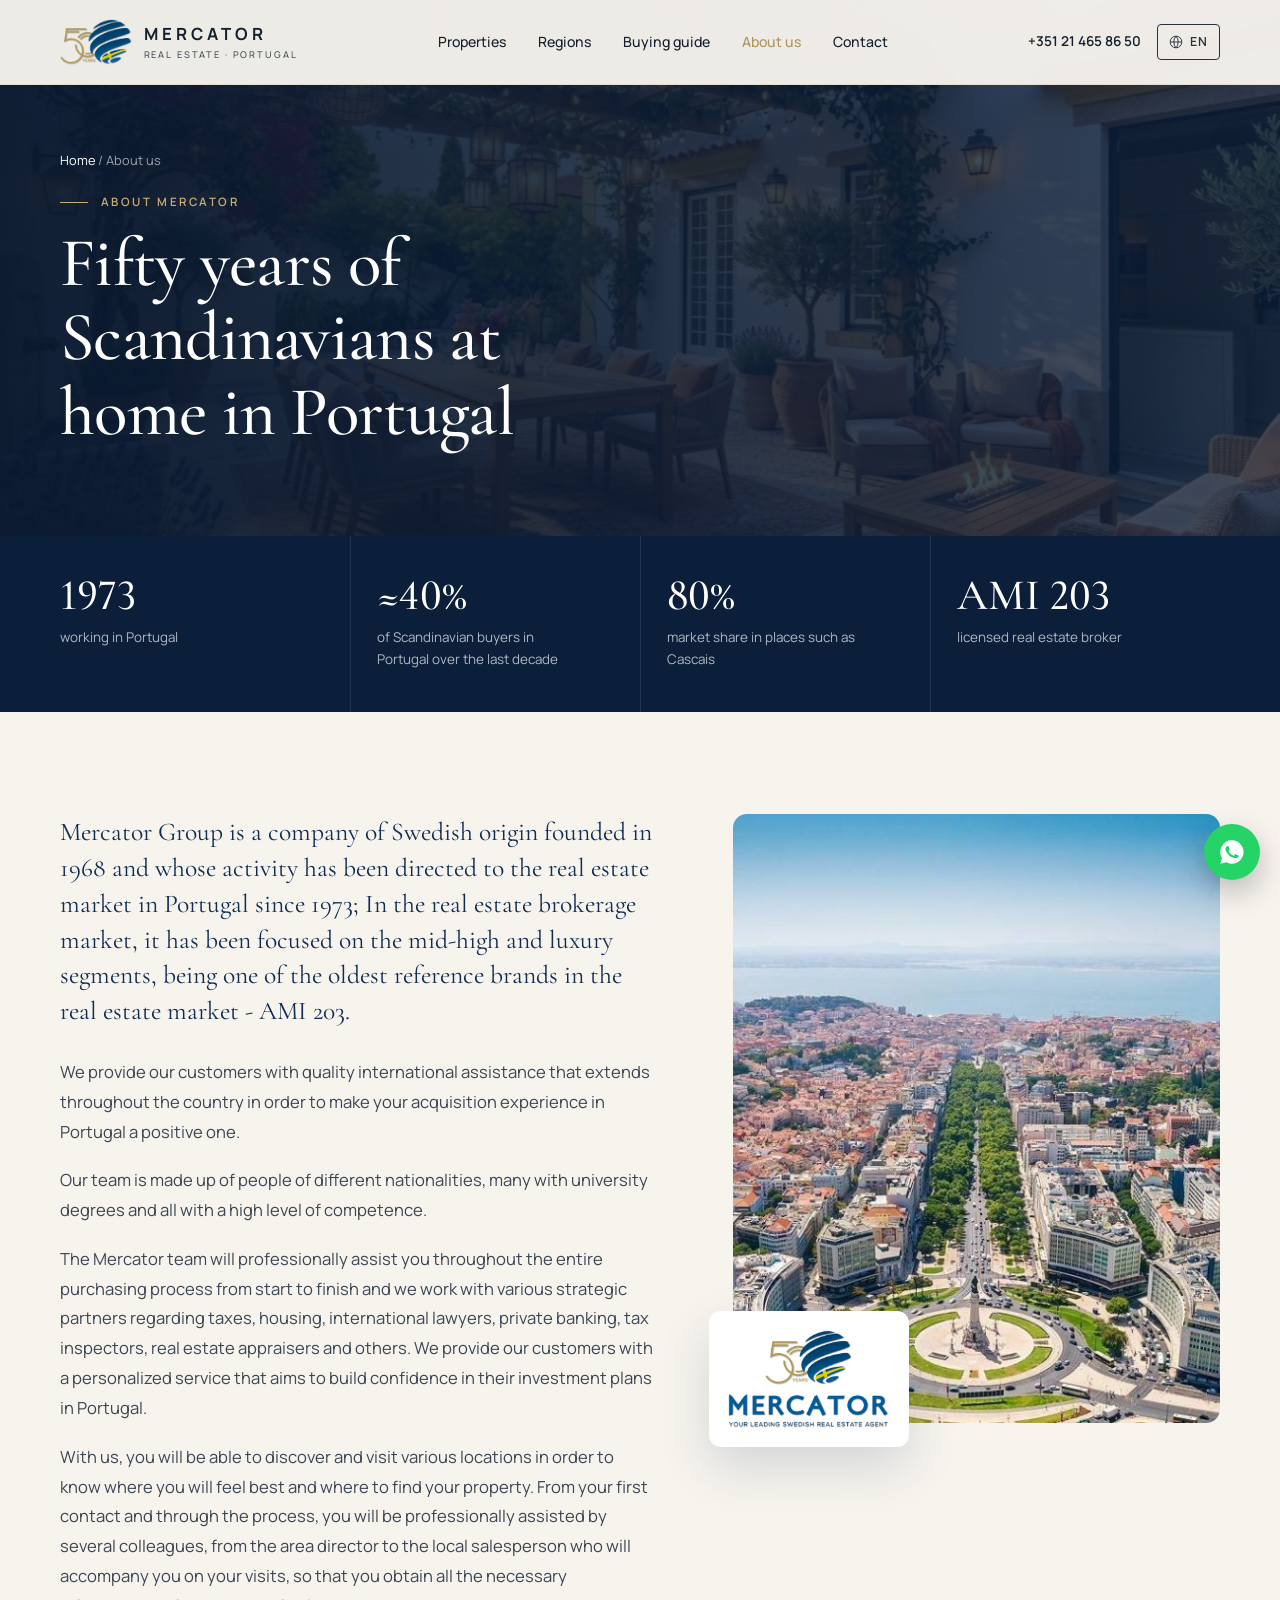
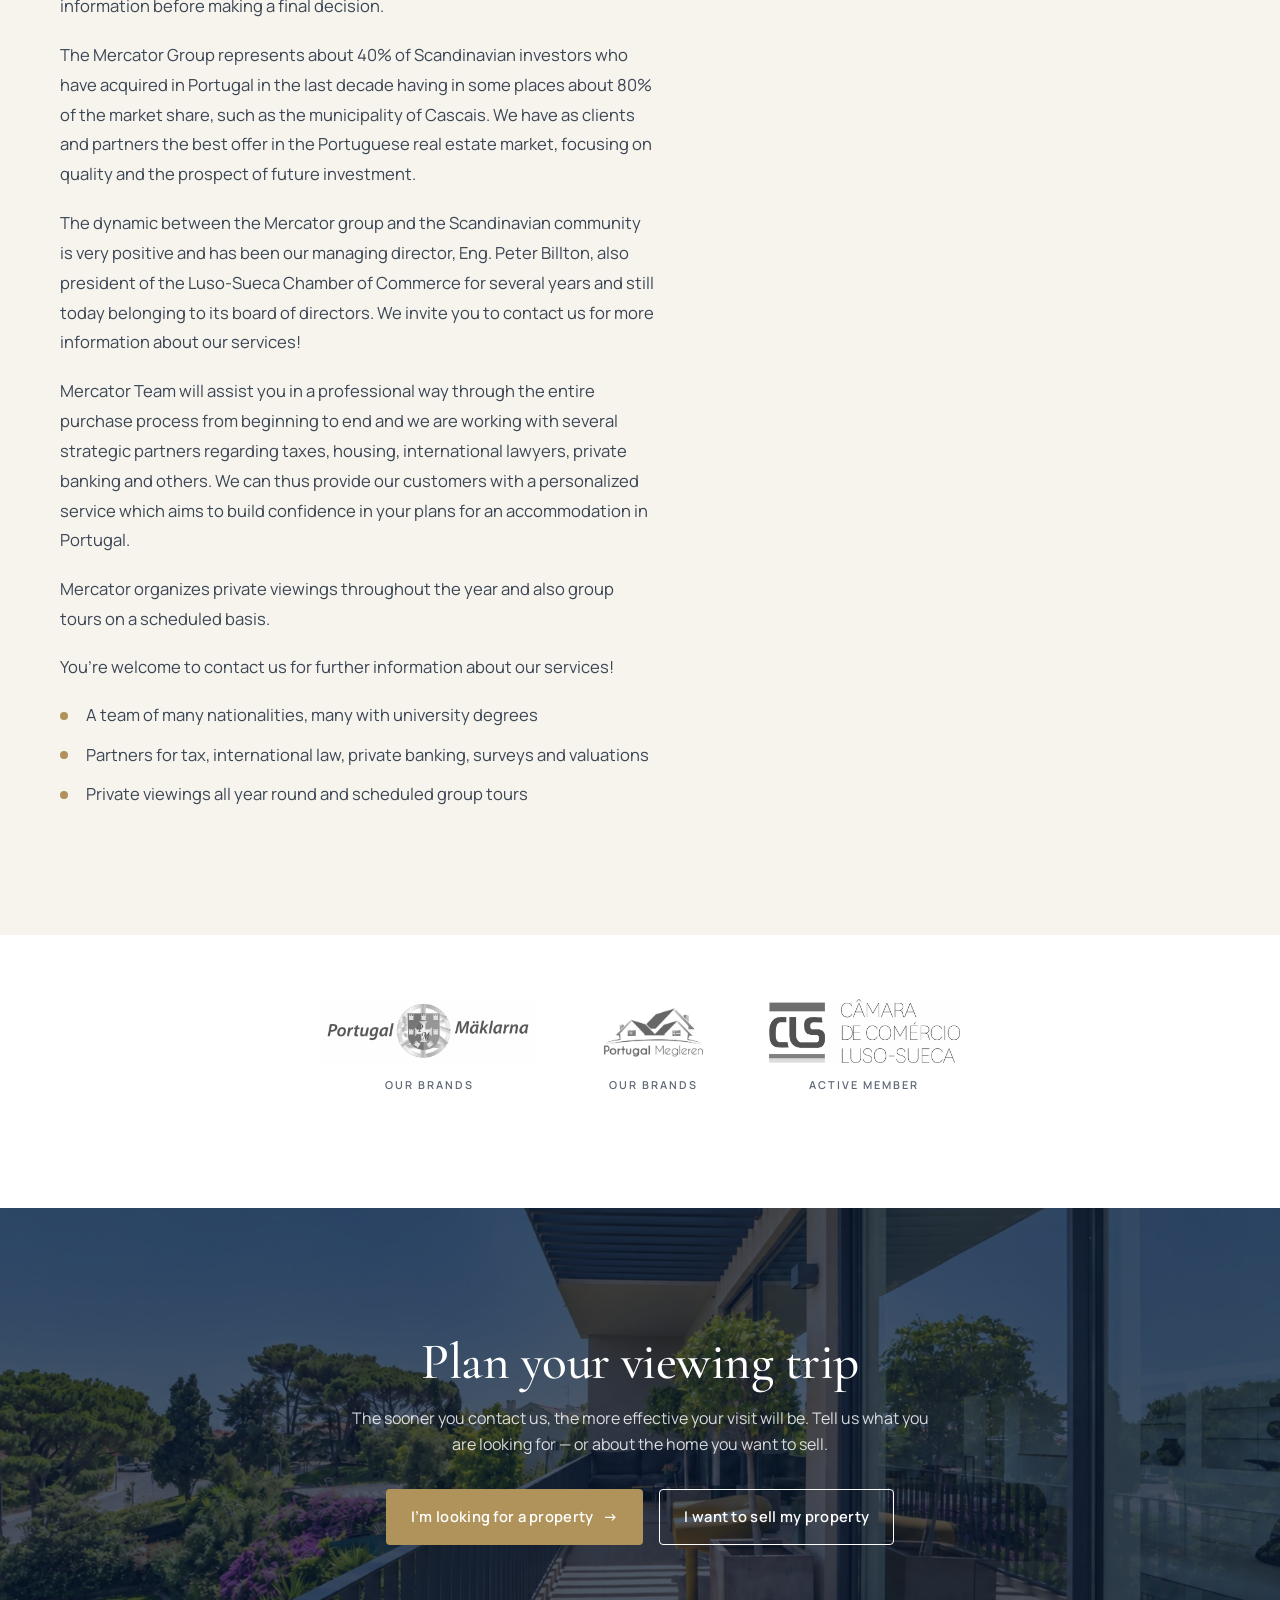
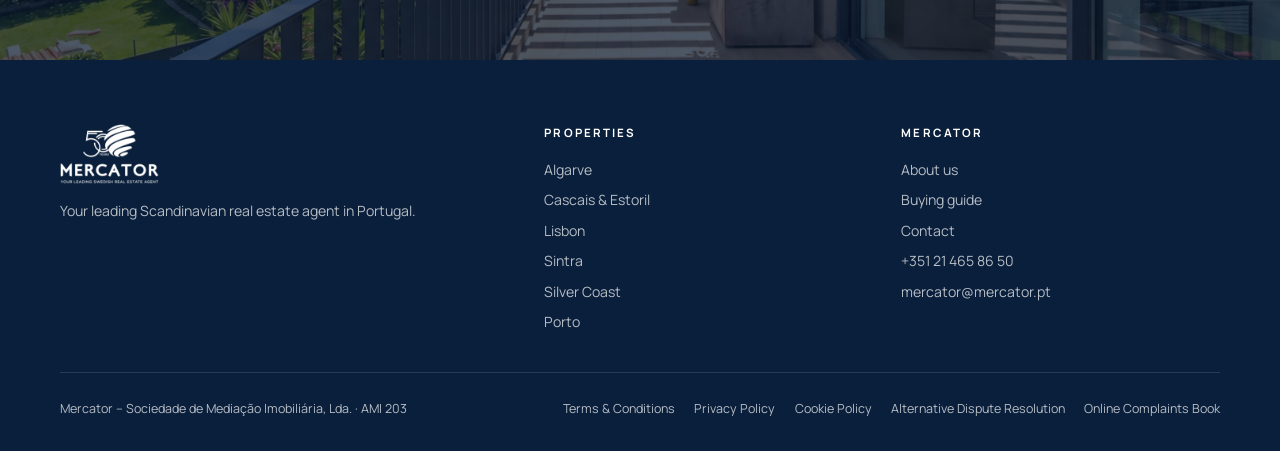
<file: about.html>
<!doctype html>
<html lang="en-GB">
<head>
<meta charset="utf-8">
<meta name="robots" content="noindex, nofollow">
<meta name="viewport" content="width=device-width, initial-scale=1">
<title>About us · Mercator</title>
<link rel="icon" href="img/logo-mark.png">
<link rel="preconnect" href="https://fonts.googleapis.com"><link rel="preconnect" href="https://fonts.gstatic.com" crossorigin>
<link href="https://fonts.googleapis.com/css2?family=Cormorant+Garamond:ital,wght@0,500;0,600;1,500&family=Manrope:wght@400;500;600;700&display=swap" rel="stylesheet">
<link rel="stylesheet" href="site.css">
<style>
.ab{display:grid;grid-template-columns:minmax(0,1.1fr) minmax(0,.9fr);gap:clamp(32px,6vw,90px);padding-top:clamp(56px,8vw,110px);padding-bottom:clamp(56px,8vw,110px);align-items:start}
.ab-img{position:sticky;top:110px}
.ab-img>img{border-radius:14px;aspect-ratio:4/5;object-fit:cover;width:100%}
.ab-img .seal img{width:100%;height:auto;display:block}
.ab-img .seal{position:absolute;left:-24px;bottom:-24px;background:#fff;border-radius:12px;padding:1.2rem;width:200px;box-shadow:0 20px 50px rgba(15,44,82,.15)}
.quote-big{font-family:var(--serif);font-style:italic;font-size:clamp(1.6rem,2.6vw,2.2rem);color:var(--navy);line-height:1.25;border-left:3px solid var(--gold);padding-left:1.4rem;margin:2rem 0}
@media (max-width:900px){.ab{grid-template-columns:1fr}.ab-img{position:relative;top:0}.ab-img .seal{left:12px;bottom:-20px;width:150px}}
</style>
</head>
<body>
<div id="hd-slot"></div>
<main>
  <section class="phero img" style="--bg:url(img/hero-27002199.jpg)">
    <div class="wrap">
      <div class="crumb2"><a id="homeA"></a> / <span id="crumbT"></span></div>
      <div class="kicker" id="kick"></div>
      <h1 id="title"></h1>
    </div>
  </section>
  <section class="trust"><div class="wrap stats" id="stats"></div></section>
  <div class="wrap ab">
    <article class="prose" id="body"></article>
    <div class="ab-img"><img src="img/ls-city.jpg" alt=""><div class="seal"><img src="img/logo.png" alt="Mercator 50 years"></div></div>
  </div>
  <section style="background:#fff;padding-top:0">
    <div class="wrap">
      <div class="brands" style="border-top:0;margin-top:0;padding-top:4rem">
        <figure><img src="img/brand-maklarna.jpg" alt="Portugal Mäklarna"><figcaption id="b1"></figcaption></figure>
        <figure><img src="img/brand-megleren.png" alt="Portugal Megleren"><figcaption id="b2"></figcaption></figure>
        <figure><img src="img/cls.jpg" alt="Câmara de Comércio Luso-Sueca"><figcaption id="b3"></figcaption></figure>
      </div>
    </div>
  </section>
  <section class="band">
    <div class="wrap">
      <h2 id="ctaT"></h2>
      <p id="ctaS"></p>
      <div class="btns"><a class="btn btn-gold" id="ctaA"></a><a class="btn btn-line" id="ctaB"></a></div>
    </div>
  </section>
</main>
<div id="ft-slot"></div>
<script src="i18n.js"></script>
<script src="i18n-property.js"></script>
<script src="i18n-pages.js"></script>
<script src="data/pages.js"></script>
<script src="common.js"></script>
<script>
(function(){
  var esc=M.esc;
  function $(i){return document.getElementById(i)}
  function render(){
    var t=M.T(), B=PAGES.about[M.lang]||PAGES.about.en, h='';
    document.title=t.nav_about+' · Mercator';
    $('kick').textContent=t.a_kicker;$('title').textContent=t.a_title;$('crumbT').textContent=t.nav_about;var hm=$('homeA');hm.textContent=t.home;hm.href=M.link('index.html');
    $('stats').innerHTML=[1,2,3,4].map(function(i){return '<div class="stat"><b>'+esc(t['stat'+i+'_n'])+'</b><span>'+esc(t['stat'+i+'_l'])+'</span></div>'}).join('');
    B.forEach(function(b){ if(b[2]) h+='<p class="quote-big">'+esc(b[1])+'</p>'; else h+='<p>'+esc(b[1])+'</p>' });
    h+='<ul><li>'+esc(t.ab_b1)+'</li><li>'+esc(t.ab_b2)+'</li><li>'+esc(t.ab_b3)+'</li></ul>';
    $('body').innerHTML=h;
    $('b1').textContent=t.br_title;$('b2').textContent=t.br_title;$('b3').textContent=t.br_member;
    $('ctaT').textContent=t.cta_title;$('ctaS').textContent=t.cta_sub;
    $('ctaA').innerHTML=esc(t.cta_look)+' <span class="arrow">→</span>';$('ctaA').href=M.link('contact.html',{mode:'buy'});
    $('ctaB').textContent=t.cta_list;$('ctaB').href=M.link('contact.html',{mode:'sell'});
  }
  M.onLang(render); render();
})();
</script>
</body>
</html>
</file>
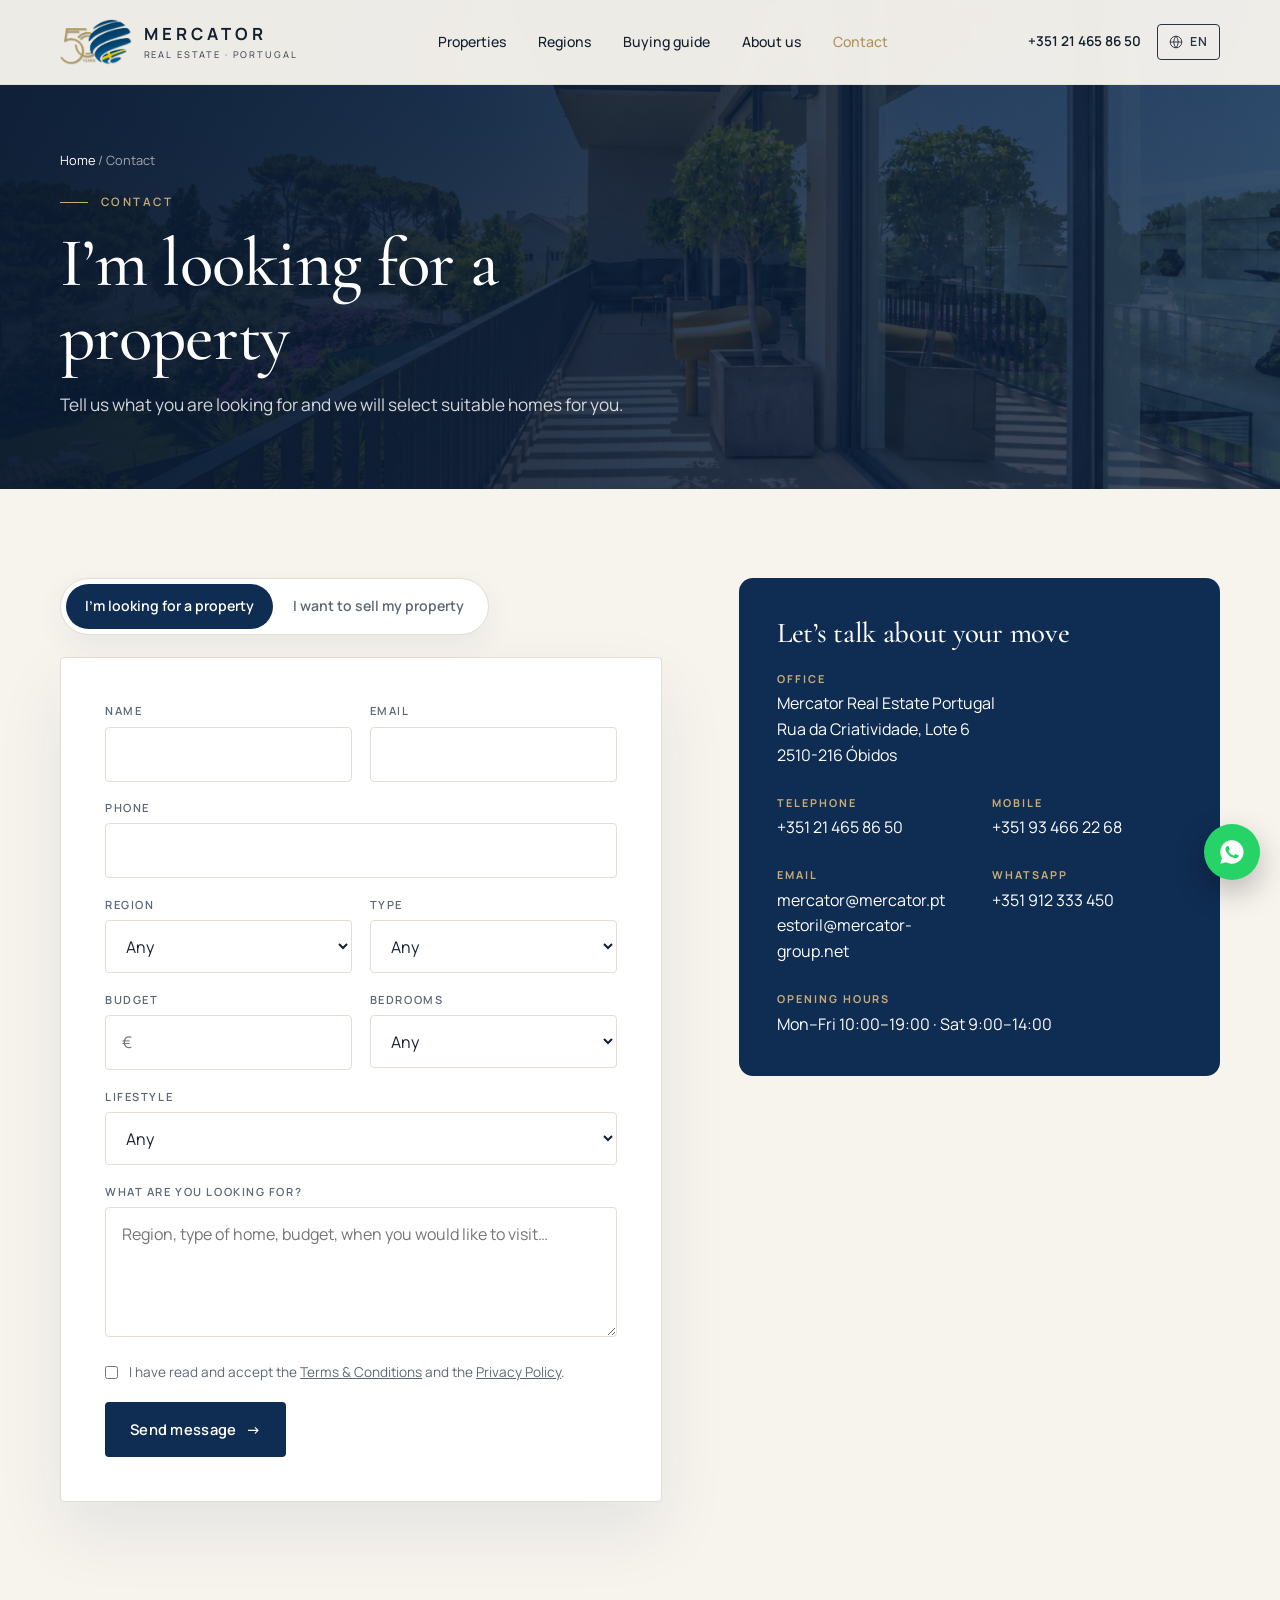
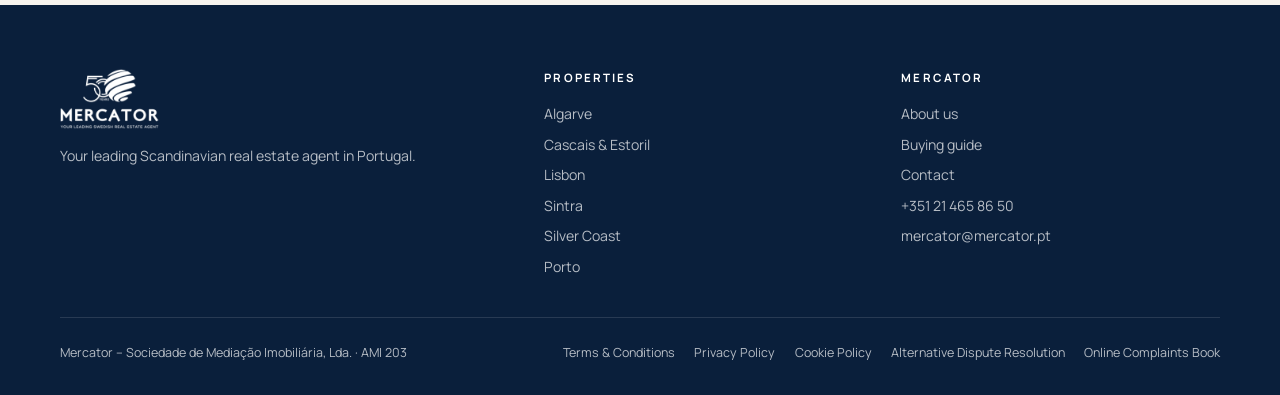
<file: contact.html>
<!doctype html>
<html lang="en-GB">
<head>
<meta charset="utf-8">
<meta name="robots" content="noindex, nofollow">
<meta name="viewport" content="width=device-width, initial-scale=1">
<title>Contact · Mercator</title>
<link rel="icon" href="img/logo-mark.png">
<link rel="preconnect" href="https://fonts.googleapis.com"><link rel="preconnect" href="https://fonts.gstatic.com" crossorigin>
<link href="https://fonts.googleapis.com/css2?family=Cormorant+Garamond:ital,wght@0,500;0,600;1,500&family=Manrope:wght@400;500;600;700&display=swap" rel="stylesheet">
<link rel="stylesheet" href="site.css">
<style>
.cwrap{display:grid;grid-template-columns:1.25fr 1fr;gap:clamp(32px,6vw,90px);padding-top:clamp(48px,7vw,90px);padding-bottom:clamp(64px,8vw,110px);align-items:start}
.mode{display:inline-flex;margin-bottom:1.4rem}
.mode button{padding:.7rem 1.2rem}
#cf{background:#fff;border:1px solid var(--line);box-shadow:0 30px 70px rgba(15,44,82,.08)}
#cf select{width:100%;border:1px solid var(--line);background:#fff;border-radius:var(--r);padding:.85rem 1rem;outline:none}
.info-card{background:var(--navy);color:#fff;border-radius:14px;padding:clamp(24px,3vw,40px);position:sticky;top:110px}
.info-card h3{font-size:1.8rem;margin-bottom:1.4rem}
.info-card .ct-info{margin-top:0}
.info-card small{color:var(--gold-2)!important}
.info-card a:hover{color:var(--gold-2)}
.ok{display:none;background:#eef7ee;border:1px solid #bfe0bf;color:#245b24;border-radius:var(--r);padding:.8rem 1rem;font-size:.9rem}
@media (max-width:900px){.cwrap{grid-template-columns:1fr}.info-card{position:static}}
</style>
</head>
<body>
<div id="hd-slot"></div>
<main>
  <section class="phero img" style="--bg:url(img/band.jpg)">
    <div class="wrap">
      <div class="crumb2"><a id="homeA"></a> / <span id="crumbT"></span></div>
      <div class="kicker" id="kick"></div>
      <h1 id="title"></h1>
      <p id="sub"></p>
    </div>
  </section>
  <div class="wrap cwrap">
    <div>
      <div class="pills mode" id="pills"><span class="pill-ind" id="pillInd"></span><button type="button" data-m="buy"></button><button type="button" data-m="sell"></button></div>
      <form id="cf" novalidate></form>
    </div>
    <aside class="info-card">
      <h3 id="ctT"></h3>
      <div class="ct-info">
        <div><small id="lOffice"></small>Mercator Real Estate Portugal<br>Rua da Criatividade, Lote 6<br>2510-216 Óbidos</div>
        <div class="two">
          <div><small id="lPhone"></small><a href="tel:+351214658650">+351 21 465 86 50</a></div>
          <div><small id="lMobile"></small><a href="tel:+351934662268">+351 93 466 22 68</a></div>
          <div><small id="lEmail"></small><a href="mailto:mercator@mercator.pt">mercator@mercator.pt</a><br><a href="mailto:estoril@mercator-group.net">estoril@mercator-group.net</a></div>
          <div><small>WhatsApp</small><a href="https://api.whatsapp.com/send?phone=351912333450" target="_blank" rel="noopener">+351 912 333 450</a></div>
        </div>
        <div><small id="lHours"></small><span id="hours"></span></div>
      </div>
    </aside>
  </div>
</main>
<div id="ft-slot"></div>
<script src="i18n.js"></script>
<script src="i18n-property.js"></script>
<script src="i18n-pages.js"></script>
<script src="common.js"></script>
<script>
(function(){
  var esc=M.esc, mode=M.Q.get('mode')==='sell'?'sell':'buy';
  function $(i){return document.getElementById(i)}
  function f(name,label,type,full,ph){return '<label'+(full?' class="full"':'')+'><small>'+esc(label)+'</small>'+(type==='textarea'?'<textarea name="'+name+'" placeholder="'+esc(ph||'')+'"></textarea>':'<input name="'+name+'" type="'+(type||'text')+'" placeholder="'+esc(ph||'')+'">')+'</label>'}
  function s(name,label,opts,full){return '<label'+(full?' class="full"':'')+'><small>'+esc(label)+'</small><select name="'+name+'">'+opts.map(function(o){return '<option>'+esc(o)+'</option>'}).join('')+'</select></label>'}
  function render(){
    var t=M.T(), buy=mode==='buy';
    document.title=(buy?t.cta_look:t.cta_list)+' · Mercator';
    $('kick').textContent=t.c_kicker;$('title').textContent=buy?t.cta_look:t.cta_list;$('sub').textContent=buy?t.c_buy_sub:t.c_sell_sub;
    $('crumbT').textContent=t.nav_contact;var hm=$('homeA');hm.textContent=t.home;hm.href=M.link('index.html');
    document.querySelectorAll('#pills [data-m]').forEach(function(b){var m=b.getAttribute('data-m');b.textContent=m==='buy'?t.cta_look:t.cta_list;b.setAttribute('aria-pressed',m===mode)});
    $('ctT').textContent=t.ct_title;$('lOffice').textContent=t.ct_office;$('lPhone').textContent=t.ct_phone;$('lMobile').textContent=t.ct_mobile;$('lEmail').textContent=t.ct_email;$('lHours').textContent=t.ct_hours;$('hours').textContent=t.ct_hours_v;
    var regions=[t.f_any].concat(M.REGIONS.map(function(r){return t[r[1]]})), types=[t.f_any,t.t_apartment,t.t_house,t.t_land,t.t_other];
    var h=f('name',t.fm_name)+f('email',t.fm_email,'email')+f('phone',t.fm_phone,'tel',true);
    if(buy)h+=s('region',t.f_region,regions)+s('type',t.f_type,types)+f('budget',t.c_budget,'text',false,'€')+s('beds',t.f_beds,[t.f_any,'1+','2+','3+','4+','5+'])+s('life',t.f_life,[t.f_any].concat(M.LIFE.map(function(l){return t[l[1]]})),true);
    else h+=s('type',t.c_ptype,types.slice(1))+s('region',t.f_region,regions.slice(1))+f('addr',t.c_addr,'text',true)+f('beds',t.f_beds,'number')+f('ask',t.c_ask,'text',false,'€');
    h+=f('msg',buy?t.fm_msg:t.c_wish,'textarea',true,buy?t.fm_msg_ph:'');
    h+='<label class="consent full"><input type="checkbox" name="ok"><span>'+t.fm_consent.replace('{terms}',M.link('legal.html',{doc:'terms'})).replace('{privacy}',M.link('legal.html',{doc:'privacy'})).replace(/ target="_blank" rel="noopener"/g,'')+'</span></label>';
    h+='<p class="ferr full" id="ferr">'+esc(t.fm_err)+'</p><p class="ok full" id="okm">'+esc(t.c_sent)+'</p><div class="full"><button class="btn btn-navy" type="submit">'+esc(t.fm_send)+' <span class="arrow">→</span></button></div>';
    $('cf').innerHTML=h;
    requestAnimationFrame(pill);
  }
  function pill(){var on=document.querySelector('#pills [aria-pressed=true]'),ind=$('pillInd');if(on){ind.style.width=on.offsetWidth+'px';ind.style.transform='translateX('+on.offsetLeft+'px)'}}
  document.addEventListener('click',function(e){var b=e.target.closest('#pills [data-m]');if(!b)return;mode=b.getAttribute('data-m');var u=new URL(location.href);u.searchParams.set('mode',mode);history.replaceState(null,'',u);render()});
  $('cf').addEventListener('submit',function(e){
    e.preventDefault();var F=e.target,t=M.T();
    if(!F.name.value.trim()||!/^\S+@\S+\.\S+$/.test(F.email.value)||!F.ok.checked){$('ferr').style.display='block';return}
    $('ferr').style.display='none';
    var lines=[];Array.prototype.forEach.call(F.querySelectorAll('input:not([type=checkbox]),select,textarea'),function(el){if(el.value&&el.value!==t.f_any)lines.push(el.closest('label').querySelector('small').textContent+': '+el.value)});
    lines.push(t.lang_label+': '+t._name);
    $('okm').style.display='block';
    location.href='mailto:mercator@mercator.pt?subject='+encodeURIComponent((mode==='buy'?t.cta_look:t.cta_list)+' — mercator.pt')+'&body='+encodeURIComponent(lines.join('\n'));
  });
  window.addEventListener('resize',pill);
  M.onLang(render); render();
})();
</script>
</body>
</html>
</file>
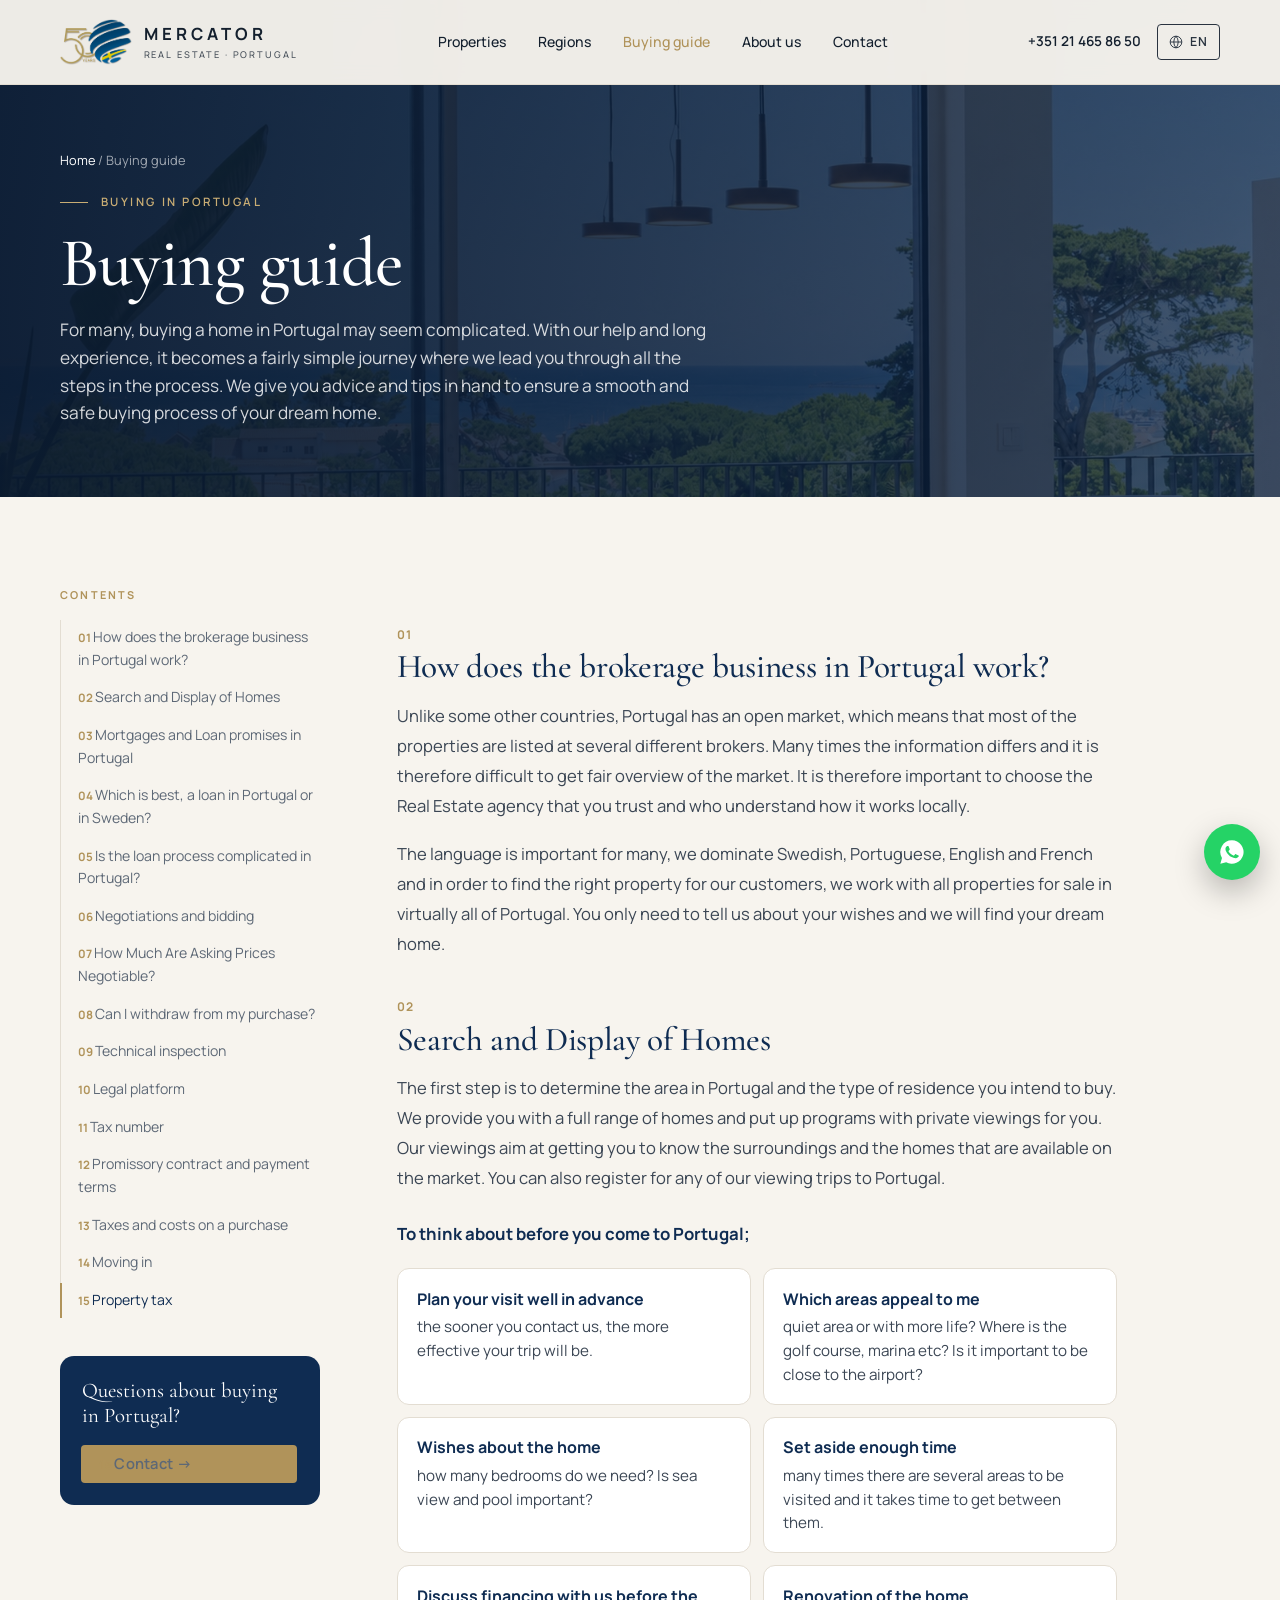
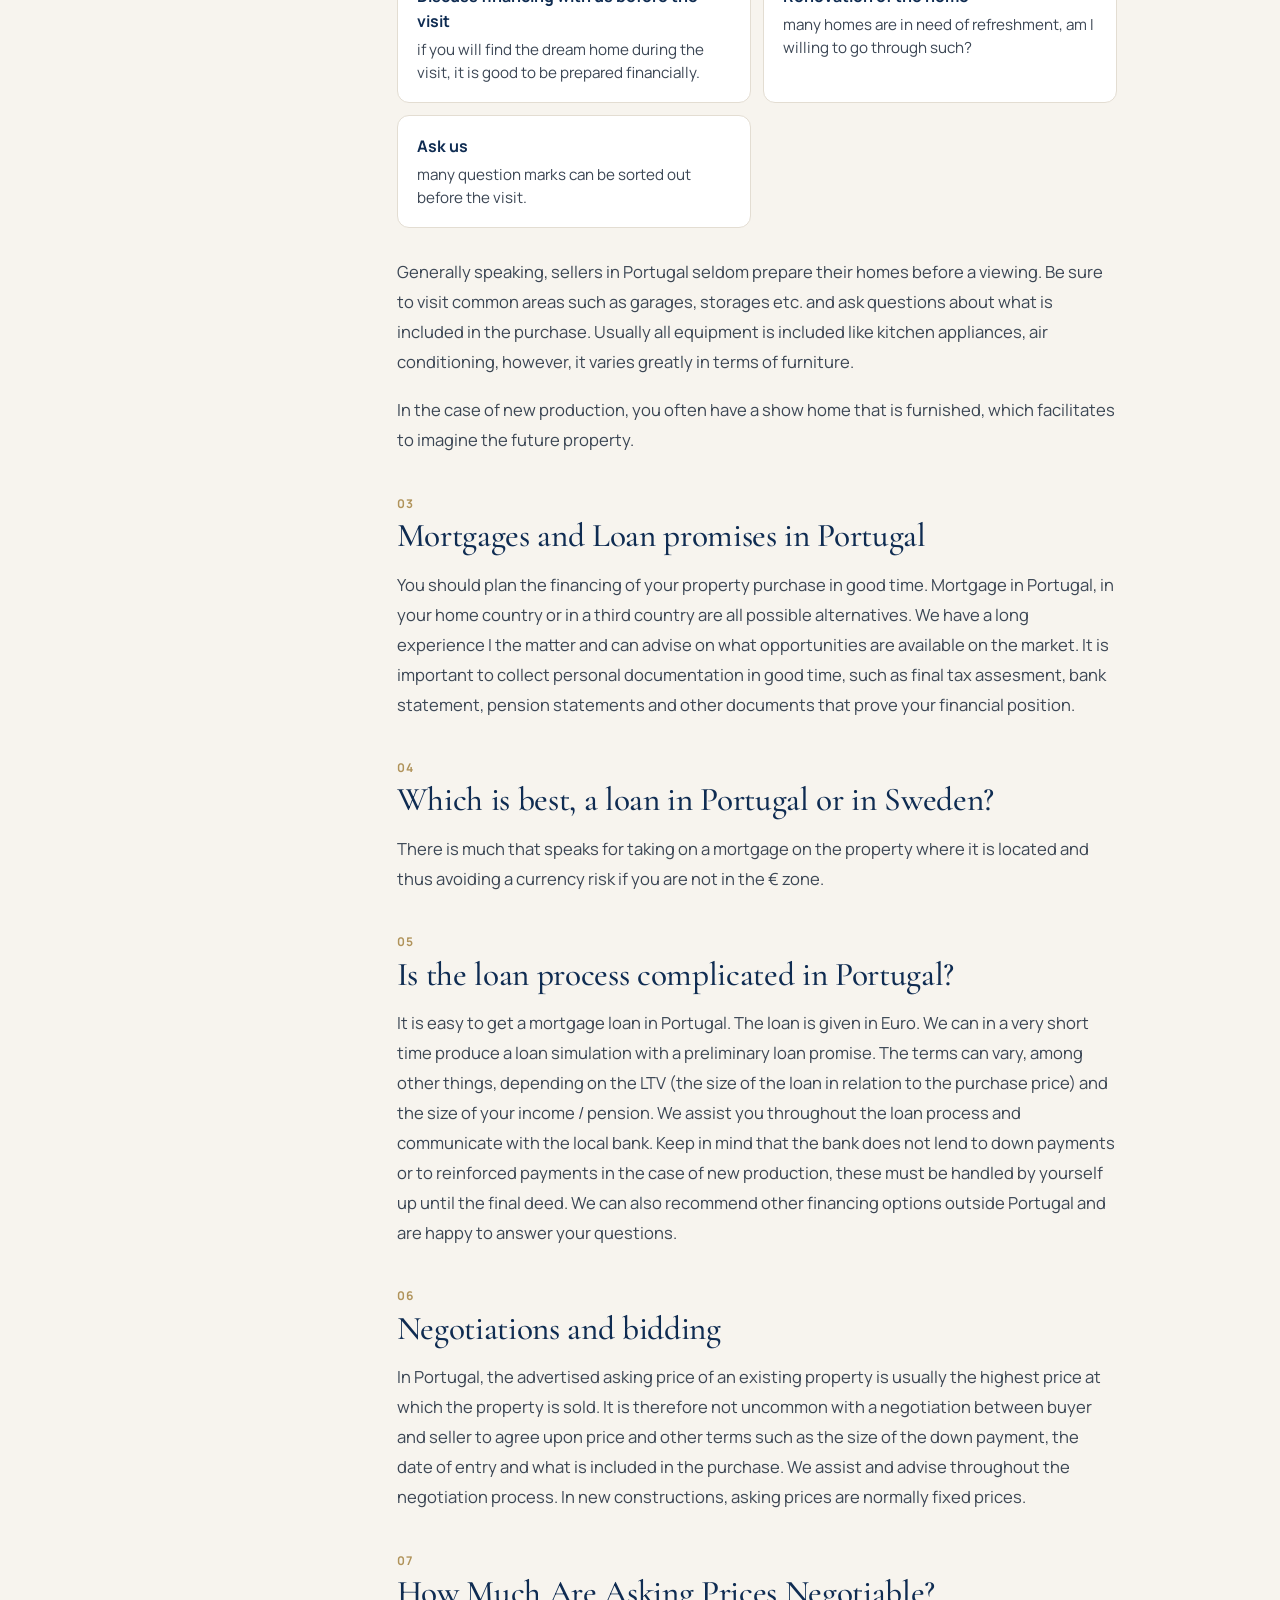
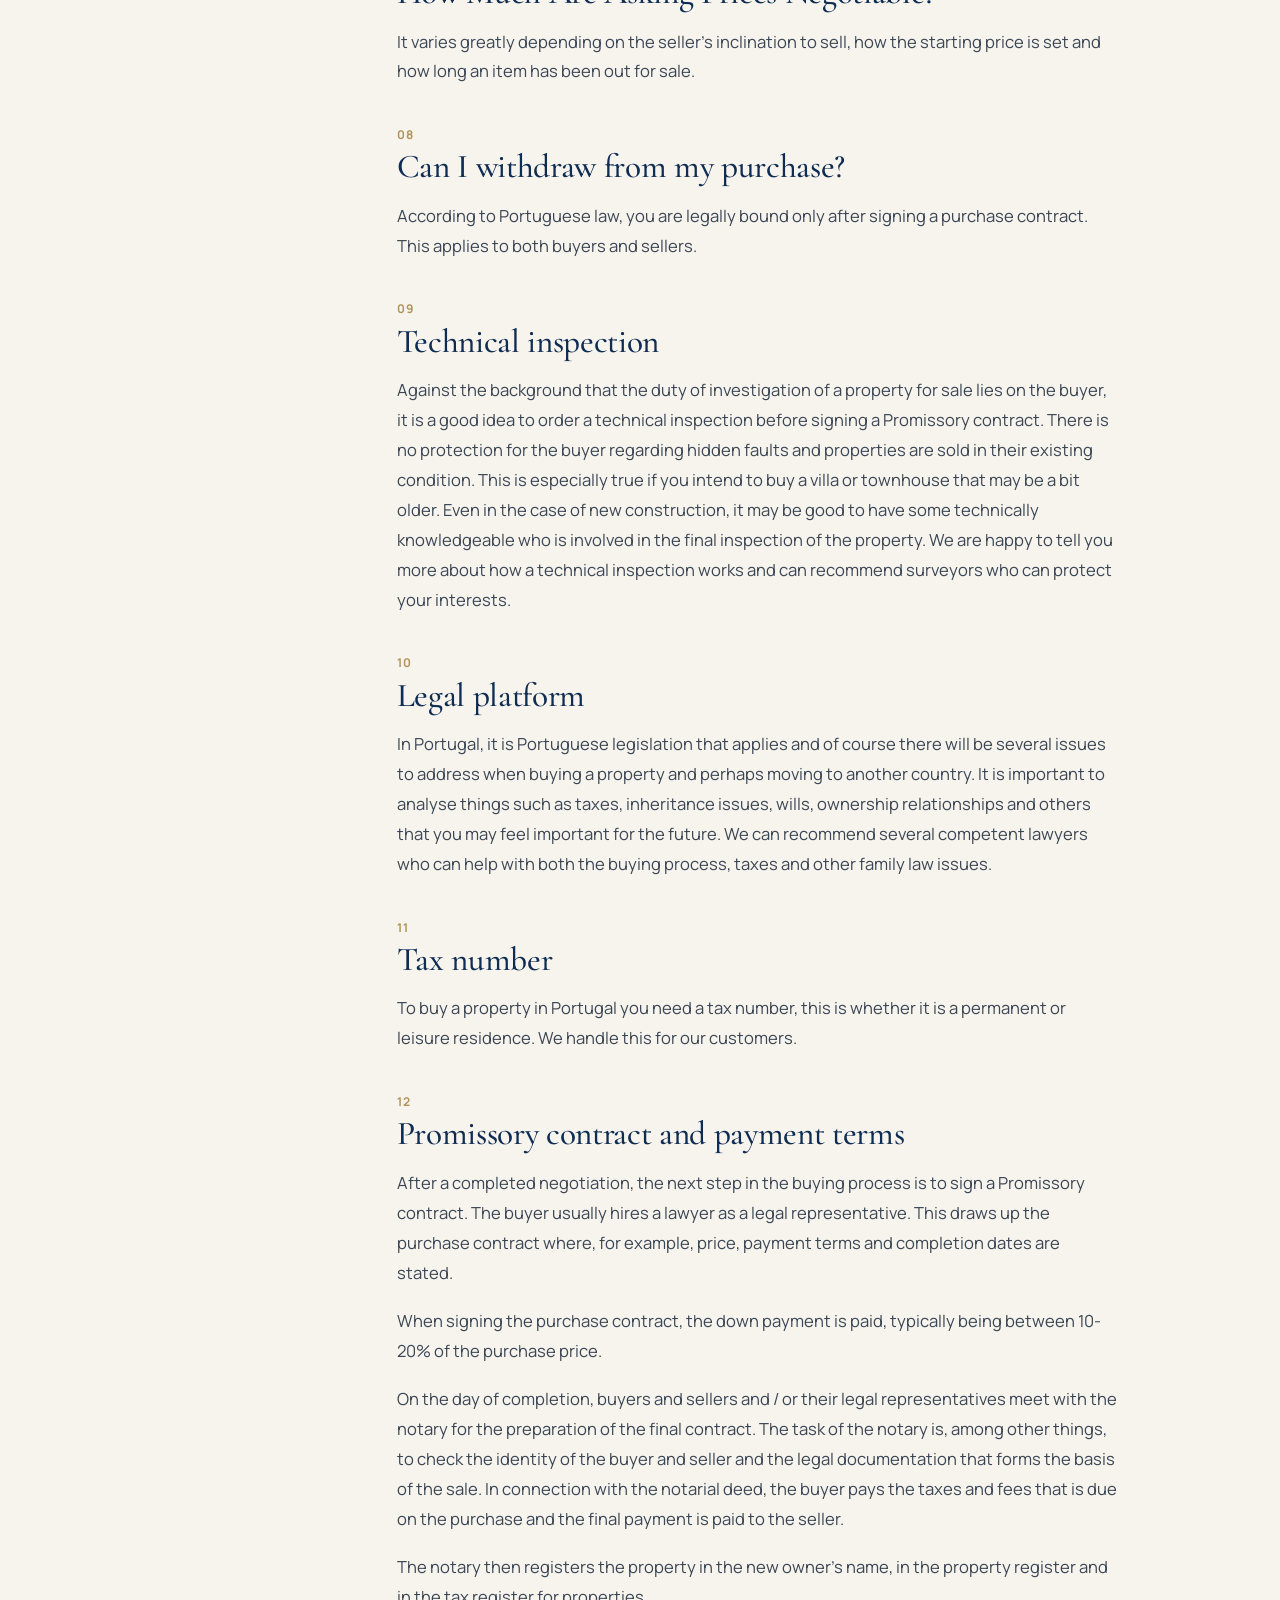
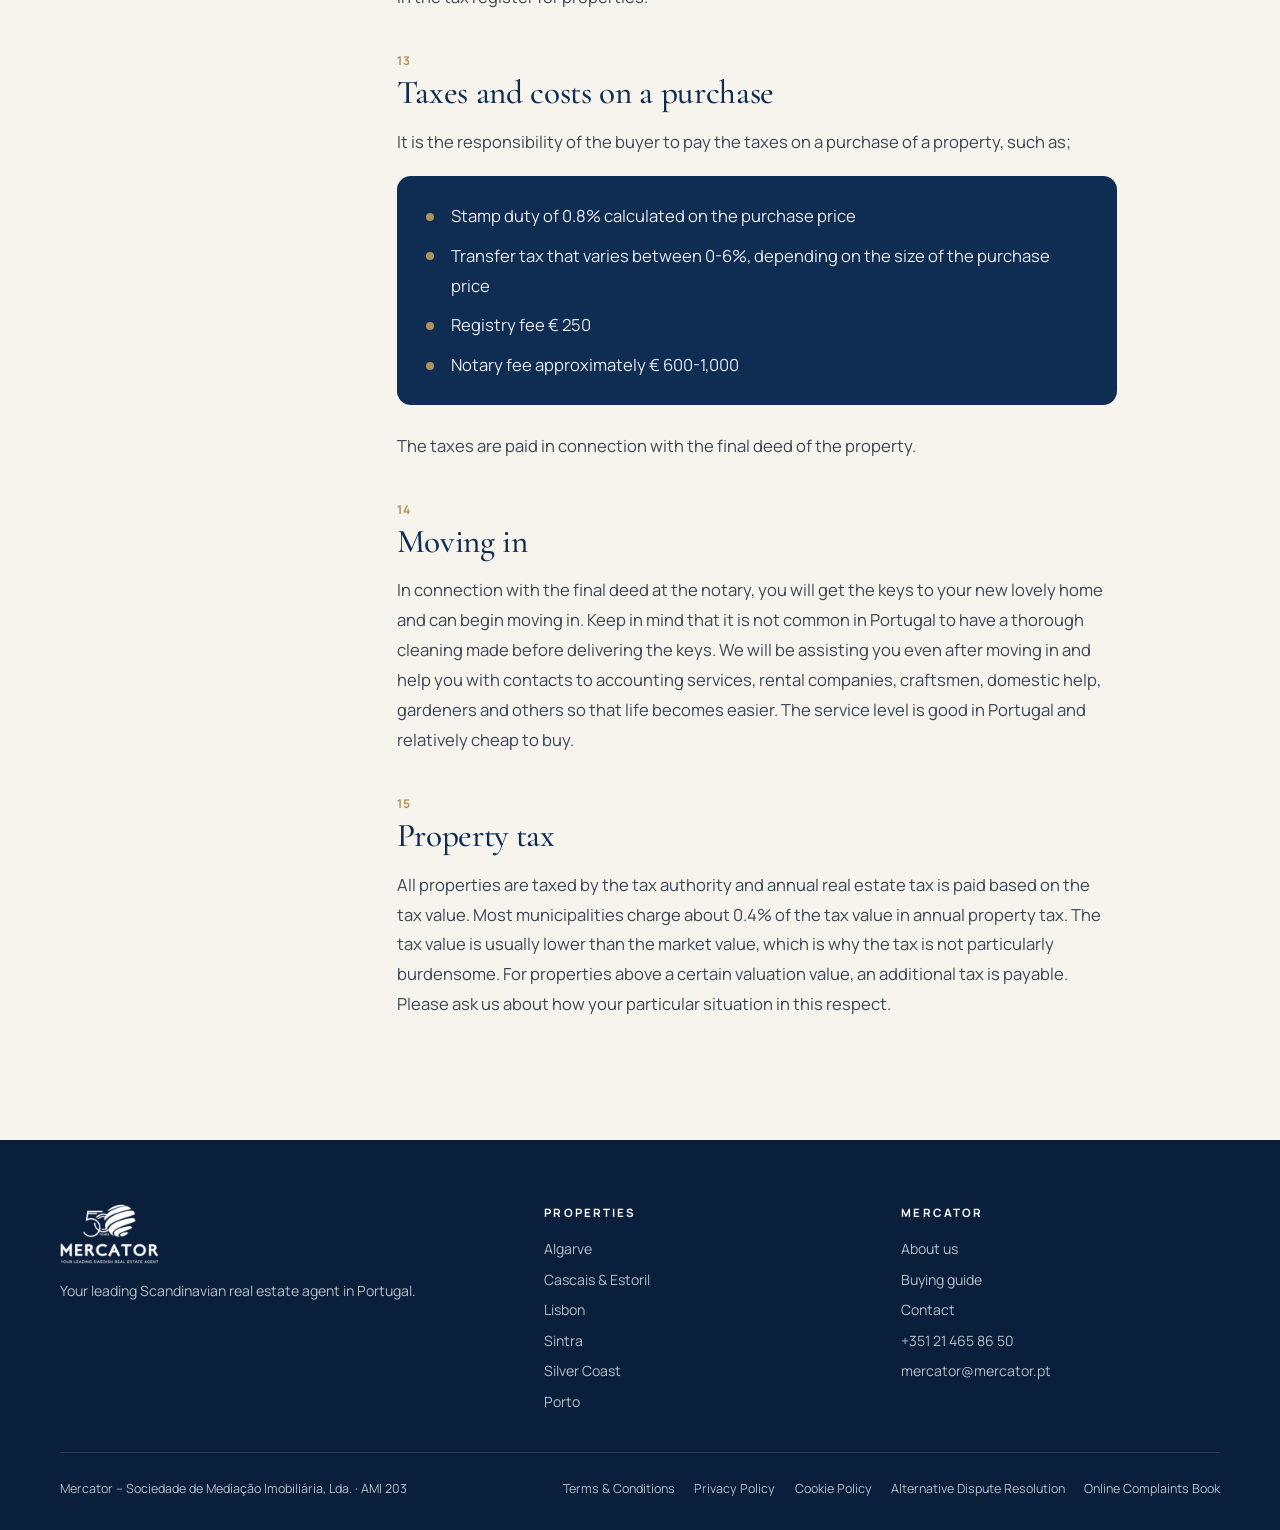
<file: guide.html>
<!doctype html>
<html lang="en-GB">
<head>
<meta charset="utf-8">
<meta name="robots" content="noindex, nofollow">
<meta name="viewport" content="width=device-width, initial-scale=1">
<title>Buying guide · Mercator</title>
<meta name="description" content="How buying a home in Portugal works — Mercator's buyer's guide.">
<link rel="icon" href="img/logo-mark.png">
<link rel="preconnect" href="https://fonts.googleapis.com"><link rel="preconnect" href="https://fonts.gstatic.com" crossorigin>
<link href="https://fonts.googleapis.com/css2?family=Cormorant+Garamond:ital,wght@0,500;0,600;1,500&family=Manrope:wght@400;500;600;700&display=swap" rel="stylesheet">
<link rel="stylesheet" href="site.css">
</head>
<body>
<div id="hd-slot"></div>
<main>
  <section class="phero img" style="--bg:url(img/hero-26948793.jpg)">
    <div class="wrap">
      <div class="crumb2"><a id="homeA"></a> / <span id="crumbT"></span></div>
      <div class="kicker" id="kick"></div>
      <h1 id="title"></h1>
      <p id="intro"></p>
    </div>
  </section>
  <div class="wrap doc">
    <aside class="toc"><h4 id="tocT"></h4><ol id="toc"></ol><div class="side-cta"><p id="ctaT"></p><a class="btn btn-gold" id="ctaA"></a></div></aside>
    <article class="prose" id="body"></article>
  </div>
</main>
<div id="ft-slot"></div>
<script src="i18n.js"></script>
<script src="i18n-property.js"></script>
<script src="i18n-pages.js"></script>
<script src="data/pages.js"></script>
<script src="common.js"></script>
<script>
(function(){
  var esc=M.esc;
  function tip(tx){var m=tx.match(/^([^:,;?]{3,60}[:,;?])\s*(.*)$/);return m?'<div><b>'+esc(m[1].replace(/[:,;]$/,''))+'</b>'+esc(m[2])+'</div>':'<div>'+esc(tx)+'</div>'}
  function render(){
    var t=M.T(), B=(PAGES.guide[M.lang]||PAGES.guide.en).slice(), h='', toc='', n=0, i=0;
    document.title=t.nav_guide+' · Mercator';
    document.getElementById('kick').textContent=t.pr_kicker;
    document.getElementById('title').textContent=t.nav_guide;
    document.getElementById('crumbT').textContent=t.nav_guide;
    var home=document.getElementById('homeA');home.textContent=t.home;home.href=M.link('index.html');
    document.getElementById('intro').textContent=B[0]&&B[0][0]==='p'?B.shift()[1]:'';
    document.getElementById('tocT').textContent=t.g_toc;
    document.getElementById('ctaT').textContent=t.g_cta;
    var c=document.getElementById('ctaA');c.innerHTML=esc(t.nav_contact)+' <span class="arrow">→</span>';c.href=M.link('contact.html',{mode:'buy'});
    while(i<B.length){
      var b=B[i], tag=b[0], tx=b[1];
      if(tag==='p'&&tx.length<40&&!/[.!?:]$/.test(tx)){i++;continue}
      if(tag==='h3'){n++;var id='s'+n;toc+='<li><a href="#'+id+'">'+esc(tx)+'</a></li>';h+='<h3 id="'+id+'"><span class="n">'+String(n).padStart(2,'0')+'</span>'+esc(tx)+'</h3>';i++;continue}
      if(tag==='lead'){h+='<p class="lead">'+esc(tx)+'</p>';i++;continue}
      if(tag==='tip'){var g='';while(i<B.length&&B[i][0]==='tip'){g+=tip(B[i][1]);i++}h+='<div class="tips">'+g+'</div>';continue}
      if(tag==='li'){var l='';while(i<B.length&&B[i][0]==='li'){l+='<li>'+esc(B[i][1])+'</li>';i++}h+='<div class="costbox"><ul>'+l+'</ul></div>';continue}
      h+='<p>'+esc(tx)+'</p>';i++;
    }
    document.getElementById('body').innerHTML=h;
    document.getElementById('toc').innerHTML=toc;
    spy();
  }
  var io;
  function spy(){
    if(!('IntersectionObserver' in window))return; if(io)io.disconnect();
    io=new IntersectionObserver(function(es){es.forEach(function(e){if(e.isIntersecting){document.querySelectorAll('#toc a').forEach(function(a){a.classList.toggle('on',a.getAttribute('href')==='#'+e.target.id)})}})},{rootMargin:'-20% 0px -70% 0px'});
    document.querySelectorAll('#body h3').forEach(function(h){io.observe(h)});
  }
  M.onLang(render); render();
})();
</script>
</body>
</html>
</file>
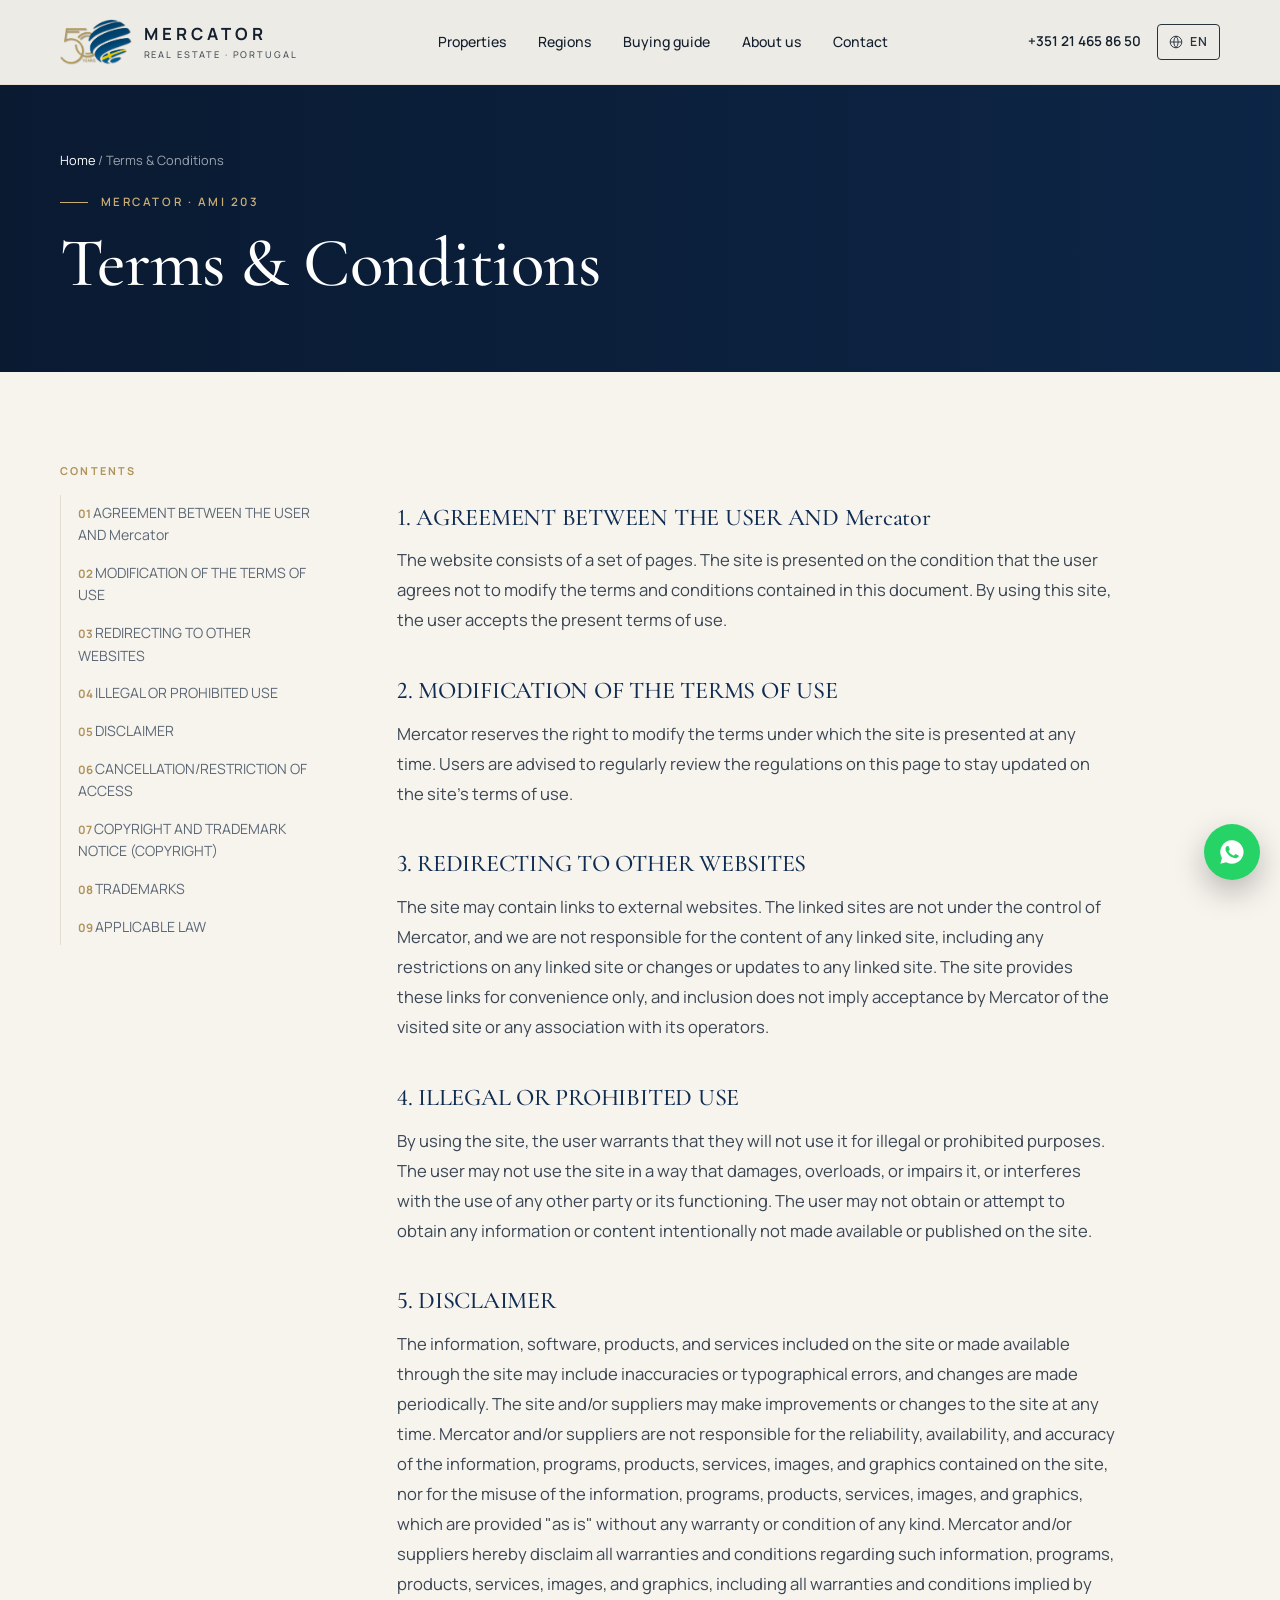
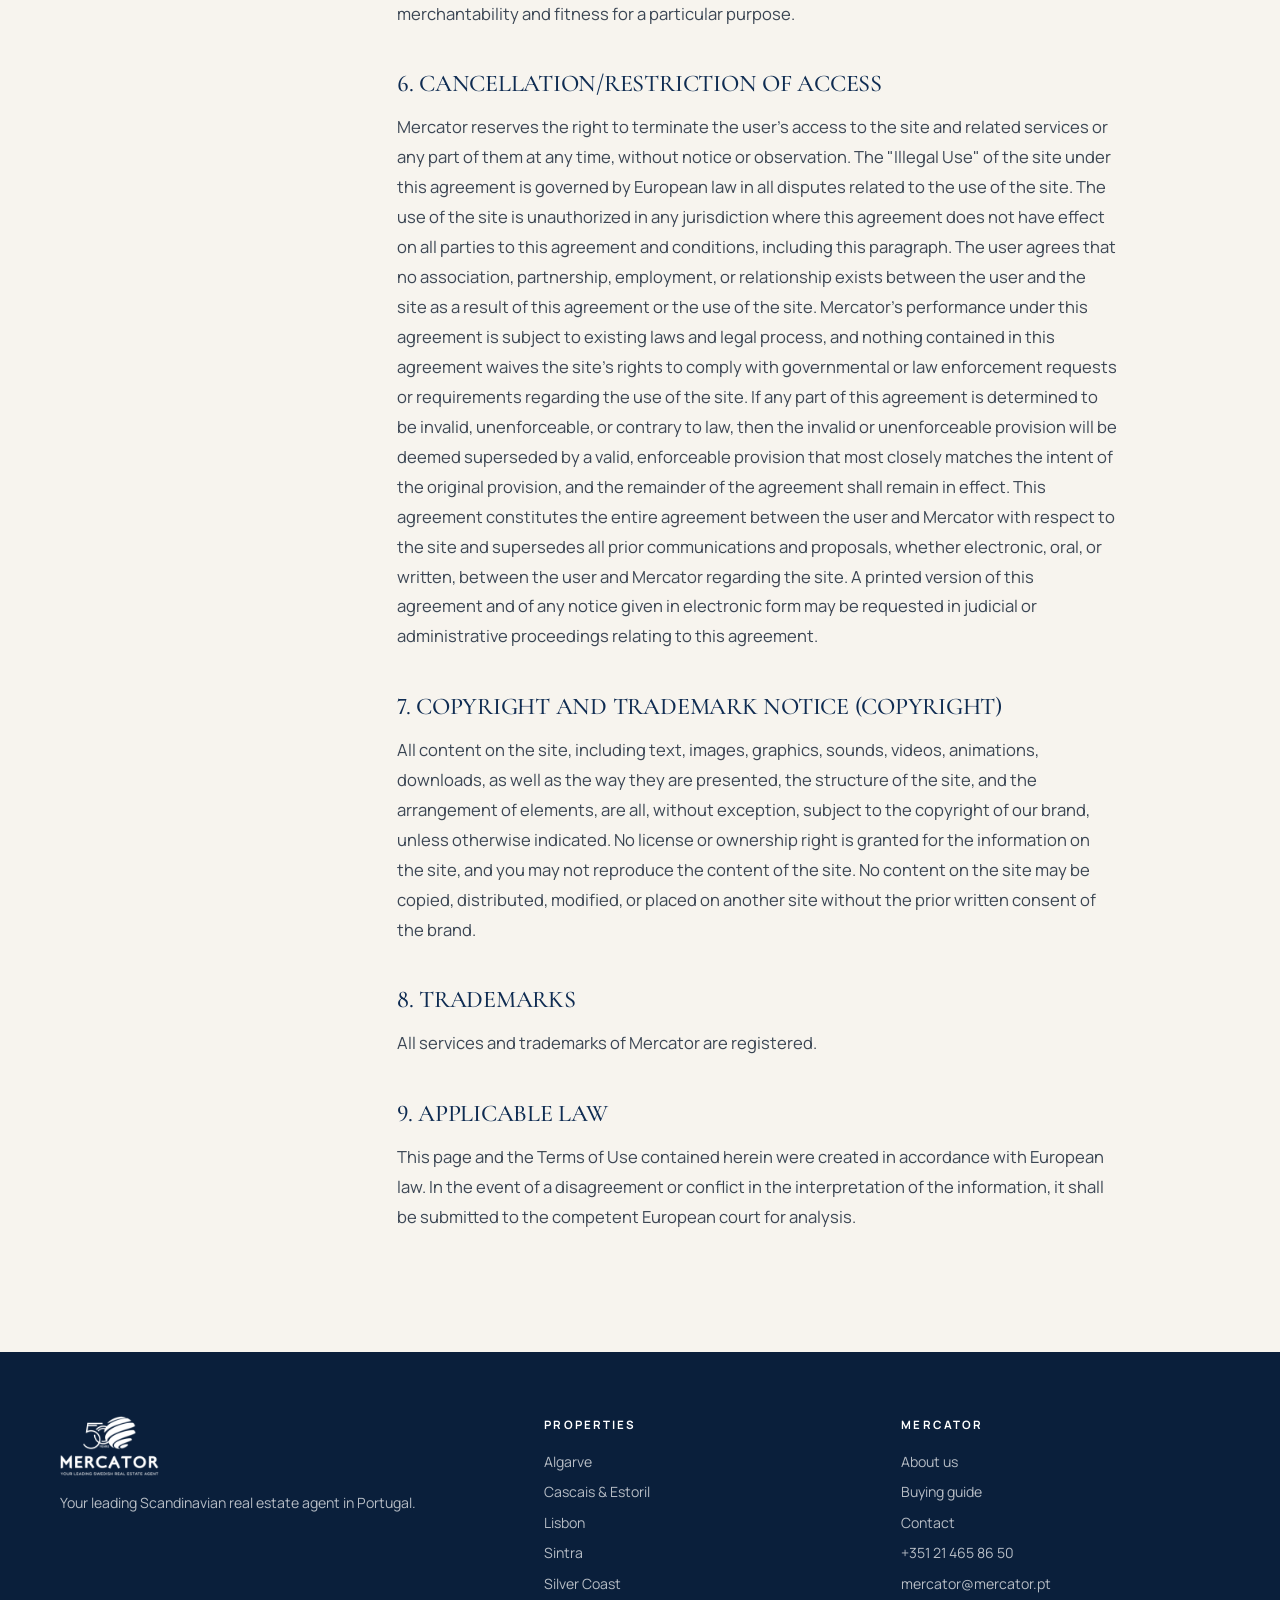
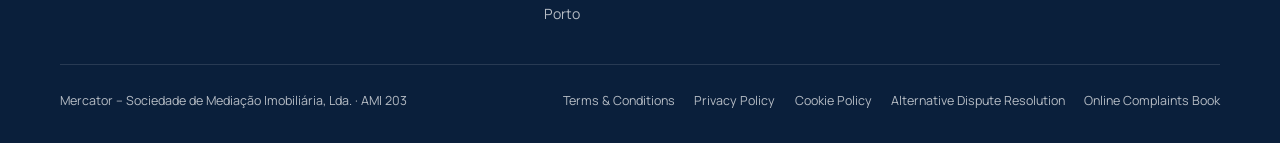
<file: legal.html>
<!doctype html>
<html lang="en-GB">
<head>
<meta charset="utf-8">
<meta name="robots" content="noindex, nofollow">
<meta name="viewport" content="width=device-width, initial-scale=1">
<title>Mercator</title>
<link rel="icon" href="img/logo-mark.png">
<link rel="preconnect" href="https://fonts.googleapis.com"><link rel="preconnect" href="https://fonts.gstatic.com" crossorigin>
<link href="https://fonts.googleapis.com/css2?family=Cormorant+Garamond:ital,wght@0,500;0,600;1,500&family=Manrope:wght@400;500;600;700&display=swap" rel="stylesheet">
<link rel="stylesheet" href="site.css">
</head>
<body>
<div id="hd-slot"></div>
<main class="legaldoc">
  <section class="phero" style="padding-bottom:56px">
    <div class="wrap">
      <div class="crumb2"><a id="homeA"></a> / <span id="crumbT"></span></div>
      <div class="kicker">Mercator · AMI 203</div>
      <h1 id="title"></h1>
    </div>
  </section>
  <div class="wrap doc">
    <aside class="toc"><h4 id="tocT"></h4><ol id="toc"></ol></aside>
    <article class="prose" id="body"></article>
  </div>
</main>
<div id="ft-slot"></div>
<script src="i18n.js"></script>
<script src="i18n-property.js"></script>
<script src="i18n-pages.js"></script>
<script src="data/pages.js"></script>
<script src="common.js"></script>
<script>
(function(){
  var esc=M.esc, doc=M.Q.get('doc'); if(!PAGES[doc]||doc==='about'||doc==='guide')doc='terms';
  var NAMES={terms:'ft_terms',privacy:'ft_privacy',ral:'ft_ral'};
  function render(){
    var t=M.T(), B=PAGES[doc][M.lang]||PAGES[doc].en, h='', toc='', n=0, title=t[NAMES[doc]];
    document.title=title+' · Mercator';
    document.getElementById('title').textContent=title;
    document.getElementById('crumbT').textContent=title;
    var home=document.getElementById('homeA');home.textContent=t.home;home.href=M.link('index.html');
    document.getElementById('tocT').textContent=t.g_toc;
    var list='';
    B.forEach(function(b,i){
      var tag=b[0],tx=b[1];
      if(tag==='h1')return;
      if(doc==='ral'&&i>1&&tag==='p'&&!/[.:]$/.test(tx)){list+='<li>'+esc(tx)+'</li>';return}
      if(list){h+='<ul>'+list+'</ul>';list=''}
      if(tag==='h2'||tag==='h3'){n++;var id=(/^6\./.test(tx)&&doc==='privacy')?'cookies':'s'+n;toc+='<li><a href="#'+id+'">'+esc(tx.replace(/^\d+\.\s*/,''))+'</a></li>';h+='<h3 id="'+id+'">'+esc(tx)+'</h3>';return}
      h+='<p>'+esc(tx)+'</p>';
    });
    if(list)h+='<ul>'+list+'</ul>';
    document.getElementById('body').innerHTML=h;
    document.getElementById('toc').innerHTML=toc;
    document.querySelector('.toc').style.display=toc?'':'none';
    if(location.hash){var el=document.querySelector(location.hash);if(el)setTimeout(function(){el.scrollIntoView()},50)}
  }
  M.onLang(render); render();
})();
</script>
</body>
</html>
</file>
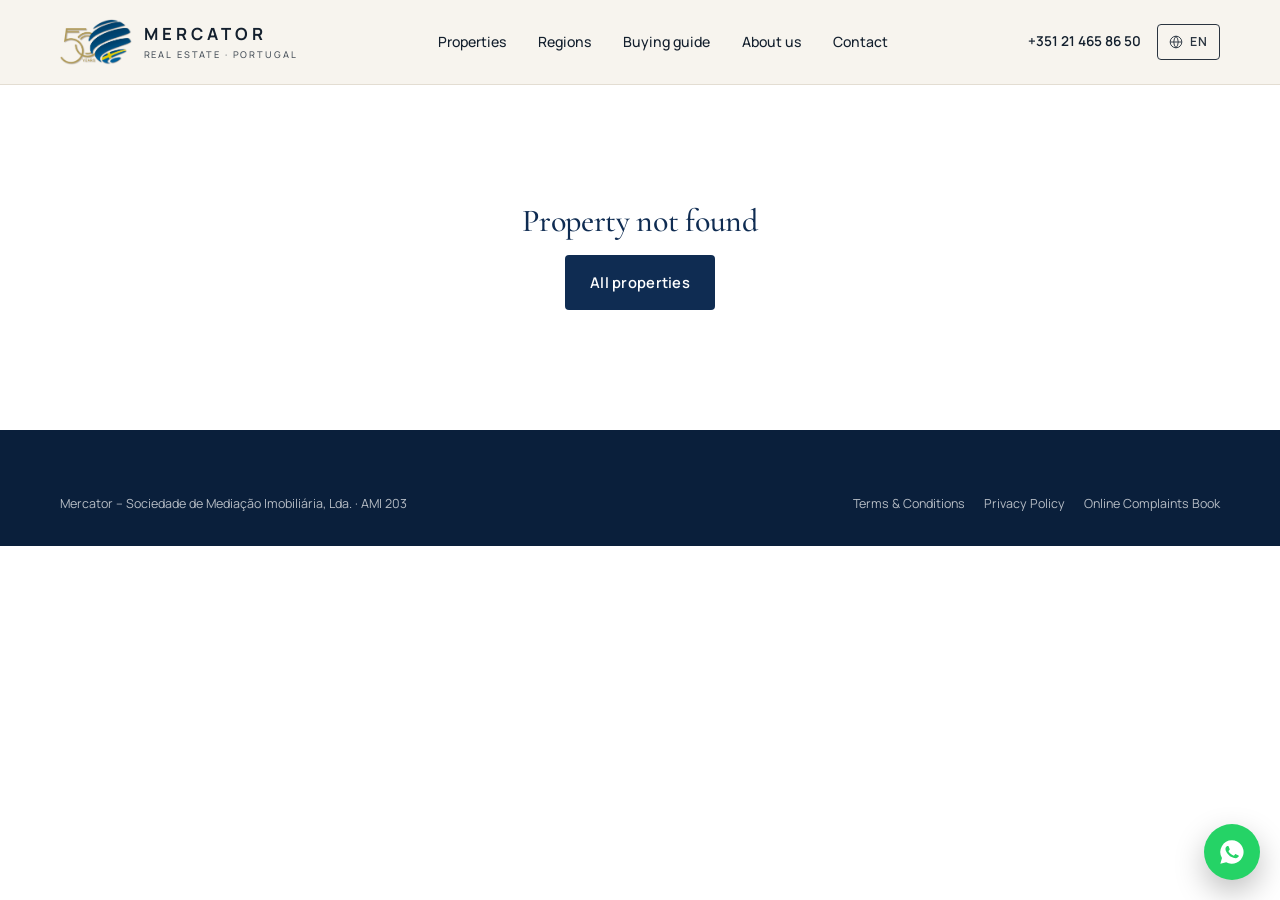
<file: property.html>
<!doctype html>
<html lang="en-GB">
<head>
<meta charset="utf-8">
<meta name="robots" content="noindex, nofollow">
<meta name="viewport" content="width=device-width, initial-scale=1">
<title>Mercator Real Estate</title>
<meta name="description" content="">
<link rel="icon" href="img/logo-mark.png">
<link rel="preconnect" href="https://fonts.googleapis.com">
<link rel="preconnect" href="https://fonts.gstatic.com" crossorigin>
<link href="https://fonts.googleapis.com/css2?family=Cormorant+Garamond:ital,wght@0,500;0,600;1,500&family=Manrope:wght@400;500;600;700&display=swap" rel="stylesheet">
<link rel="preconnect" href="https://images.egorealestate.com">
<link rel="stylesheet" href="site.css">
<style>
body{background:#fff}
header{background:rgba(255,255,255,.96);backdrop-filter:blur(10px);color:var(--ink);box-shadow:0 1px 0 var(--line)}
header .logo img{filter:none!important}
main{padding-top:84px}
.crumbs{display:flex;align-items:center;gap:.7rem;flex-wrap:wrap;font-size:.82rem;color:var(--muted);padding:1.6rem 0 1.2rem}
.crumbs a{display:inline-flex;gap:.4rem;align-items:center;color:var(--navy);font-weight:600}
.crumbs a:hover{color:var(--gold)}
.crumbs i{font-style:normal;opacity:.4}

/* title */
.ptitle{display:flex;justify-content:space-between;align-items:flex-end;gap:2rem;flex-wrap:wrap;padding-bottom:1.6rem}
.chips{display:flex;gap:.5rem;flex-wrap:wrap;margin-bottom:.9rem}
.chip{font-size:.68rem;font-weight:700;letter-spacing:.14em;text-transform:uppercase;padding:.4rem .7rem;border-radius:2px;background:var(--paper);color:var(--navy)}
.chip.sale{background:var(--navy);color:#fff}.chip.rent{background:var(--gold);color:#fff}
.ptitle h1{font-size:clamp(2rem,4vw,3.3rem);color:var(--navy);max-width:22ch}
.ptitle .loc{display:flex;gap:.45rem;align-items:center;color:var(--muted);margin-top:.7rem}
.ptitle .loc svg{width:16px;height:16px;stroke:var(--gold);fill:none;stroke-width:1.6}
.acts{display:flex;gap:.6rem}
.act{display:inline-flex;align-items:center;gap:.5rem;padding:.7rem 1rem;border:1px solid var(--line);border-radius:var(--r);background:#fff;cursor:pointer;font-size:.86rem;font-weight:600;transition:.2s}
.act:hover{border-color:var(--navy)}
.act svg{width:17px;height:17px;fill:none;stroke:currentColor;stroke-width:1.7}
.act.on svg{fill:#c0392b;stroke:#c0392b}

/* bento gallery */
.bento{display:grid;grid-template-columns:2fr 1fr 1fr;grid-template-rows:280px 280px;gap:10px;border-radius:10px;overflow:hidden;position:relative}
.bento button{border:0;padding:0;cursor:zoom-in;overflow:hidden;background:#e9e5dd;position:relative}
.bento button:first-child{grid-row:span 2}
.bento img{width:100%;height:100%;object-fit:cover;transition:transform 1s cubic-bezier(.2,.7,.2,1),filter .4s}
.bento button:hover img{transform:scale(1.04)}
.bento:hover button:not(:hover) img{filter:brightness(.82)}
.g-tools{position:absolute;right:16px;bottom:16px;display:flex;gap:.5rem;flex-wrap:wrap;justify-content:flex-end}
.g-tools button{cursor:pointer;display:inline-flex;align-items:center;gap:.5rem;background:rgba(255,255,255,.95);backdrop-filter:blur(6px);border:0;border-radius:999px;padding:.65rem 1.05rem;font-weight:600;font-size:.84rem;color:var(--navy);box-shadow:0 8px 24px rgba(0,0,0,.18);transition:.2s}
.g-tools button:hover{background:var(--navy);color:#fff}
.g-tools svg{width:16px;height:16px;fill:none;stroke:currentColor;stroke-width:1.7}

/* facts strip */
.facts{display:flex;align-items:stretch;gap:0;margin:2rem 0 0;border:1px solid var(--line);border-radius:10px;overflow:hidden;background:#fff}
.facts .price{padding:1.4rem 1.8rem;background:var(--navy);color:#fff;min-width:260px}
.facts .price b{font-family:var(--serif);font-size:2.3rem;font-weight:500;display:block;line-height:1.05;font-variant-numeric:lining-nums}
.facts .price small{color:var(--gold-2);font-size:.82rem}
.fact{flex:1;padding:1.3rem 1.2rem;border-left:1px solid var(--line);display:flex;flex-direction:column;justify-content:center;gap:.3rem;min-width:0}
.fact:first-of-type{border-left:0}
.fact span{font-size:.68rem;letter-spacing:.14em;text-transform:uppercase;color:var(--muted);font-weight:600;white-space:nowrap}
.fact b{font-family:var(--serif);font-size:1.6rem;font-weight:600;color:var(--navy);display:flex;align-items:center;gap:.5rem;font-variant-numeric:lining-nums;white-space:nowrap}
.fact b svg{width:20px;height:20px;stroke:var(--gold);fill:none;stroke-width:1.5}
.energy{display:inline-grid;place-items:center;min-width:34px;height:28px;padding:0 .5rem;color:#fff;font-family:var(--sans);font-size:.95rem;font-weight:700;clip-path:polygon(0 0,82% 0,100% 50%,82% 100%,0 100%);padding-right:.9rem}

/* body */
.pbody{display:grid;grid-template-columns:minmax(0,1fr) 380px;gap:clamp(32px,5vw,72px);padding:3.5rem 0 5rem;align-items:start}
.blk{padding:2.4rem 0;border-top:1px solid var(--line)}
.blk:first-child{border-top:0;padding-top:0}
.blk h2{font-size:clamp(1.7rem,2.6vw,2.2rem);margin:0 0 1.2rem}
.desc{color:#3b4654;font-size:1.02rem;line-height:1.75;position:relative;max-height:17.5em;overflow:hidden;transition:max-height .5s}
.desc p{margin-bottom:1em}
.desc.open{max-height:none}
.desc:not(.open):after{content:"";position:absolute;inset:auto 0 0;height:90px;background:linear-gradient(transparent,#fff)}
.more-btn{margin-top:.6rem;background:none;border:0;border-bottom:1px solid var(--navy);color:var(--navy);font-weight:700;padding:.2rem 0;cursor:pointer}
.kv{display:grid;grid-template-columns:1fr 1fr;gap:0 2.5rem}
.kv div{display:flex;justify-content:space-between;gap:1rem;padding:.95rem 0;border-bottom:1px solid var(--line);font-size:.95rem}
.kv dt{color:var(--muted)}.kv dd{font-weight:600;text-align:right}
.plans{display:grid;grid-template-columns:repeat(auto-fill,minmax(160px,1fr));gap:12px}
.plans button{border:1px solid var(--line);border-radius:8px;background:#fafaf8;padding:10px;cursor:zoom-in;aspect-ratio:4/3;transition:.25s}
.plans button:hover{border-color:var(--gold);box-shadow:0 10px 24px rgba(15,44,82,.1)}
.plans img{width:100%;height:100%;object-fit:contain}
.vids{display:grid;grid-template-columns:repeat(auto-fill,minmax(260px,1fr));gap:14px}
.yt{position:relative;aspect-ratio:16/9;border-radius:10px;overflow:hidden;background:#000;cursor:pointer;border:0;padding:0}
.yt img{width:100%;height:100%;object-fit:cover;opacity:.85;transition:.4s}
.yt:hover img{opacity:1;transform:scale(1.03)}
.yt i{position:absolute;inset:0;margin:auto;width:68px;height:68px;border-radius:50%;background:rgba(255,255,255,.95);display:grid;place-items:center;box-shadow:0 10px 30px rgba(0,0,0,.35)}
.yt i:after{content:"";border-left:18px solid var(--navy);border-top:11px solid transparent;border-bottom:11px solid transparent;margin-left:5px}
.yt iframe{position:absolute;inset:0;width:100%;height:100%;border:0}
.map{border-radius:10px;overflow:hidden;height:380px;border:1px solid var(--line);position:relative;background:var(--paper)}
.map iframe{width:100%;height:100%;border:0;filter:saturate(.7) contrast(1.05)}
.map .pin{position:absolute;left:50%;top:50%;width:150px;height:150px;margin:-75px 0 0 -75px;border-radius:50%;background:rgba(176,147,90,.22);border:2px solid var(--gold);pointer-events:none}
.note{font-size:.8rem;color:var(--muted);margin-top:.7rem}
.disc{font-size:.8rem;color:var(--muted);background:var(--paper);padding:1rem 1.2rem;border-radius:8px;margin-top:1rem}

/* sidebar */
aside{position:sticky;top:104px;display:grid;gap:1.2rem}
.card2{border:1px solid var(--line);border-radius:12px;padding:1.6rem;background:#fff;box-shadow:0 20px 50px rgba(15,44,82,.07)}
.card2 h3{font-size:1.6rem;color:var(--navy);margin-bottom:.4rem}
.card2 .sub{font-size:.9rem;color:var(--muted);margin-bottom:1.2rem}
.card2 form{background:none;padding:0;grid-template-columns:1fr;gap:.75rem}
.card2 input,.card2 textarea{padding:.75rem .9rem;font-size:.92rem}
.card2 textarea{min-height:90px}
.card2 .btn{width:100%;justify-content:center}
.duo{display:grid;grid-template-columns:1fr 1fr;gap:.6rem;margin-top:.8rem}
.duo a{display:flex;justify-content:center;align-items:center;gap:.5rem;padding:.8rem;border:1px solid var(--line);border-radius:var(--r);font-weight:600;font-size:.88rem;transition:.2s}
.duo a:hover{border-color:var(--navy)}
.duo a.wa2{background:#25d366;border-color:#25d366;color:#fff}
.duo svg{width:17px;height:17px}
.calc label{display:block;margin-bottom:1rem}
.calc .row{display:flex;justify-content:space-between;font-size:.85rem;margin-bottom:.4rem}
.calc .row b{color:var(--navy)}
.calc input[type=range]{width:100%;accent-color:var(--navy);padding:0;border:0}
.calc .out{background:var(--paper);border-radius:8px;padding:1rem 1.1rem;margin-top:.4rem}
.calc .out span{font-size:.75rem;letter-spacing:.12em;text-transform:uppercase;color:var(--muted);font-weight:600}
.calc .out b{display:block;font-family:var(--serif);font-size:2rem;color:var(--navy);font-weight:600;font-variant-numeric:lining-nums}
.calc .stamp{display:flex;justify-content:space-between;font-size:.85rem;color:var(--muted);margin-top:.8rem}
.calc .note{margin-top:.8rem}

.similar{background:var(--paper)}

/* lightbox */
.lb{position:fixed;inset:0;z-index:100;background:#0b1626;color:#fff;display:none;grid-template-rows:auto 1fr auto}
.lb.open{display:grid}
.lb-top{display:flex;justify-content:space-between;align-items:center;padding:16px var(--gut);font-size:.9rem}
.lb-top .cnt{font-variant-numeric:tabular-nums;letter-spacing:.08em;opacity:.8}
.lb-top .t{opacity:.65;max-width:50vw;white-space:nowrap;overflow:hidden;text-overflow:ellipsis}
.lb-x{background:rgba(255,255,255,.1);border:0;color:#fff;border-radius:999px;padding:.6rem 1rem;cursor:pointer;font-weight:600;display:flex;gap:.4rem;align-items:center}
.lb-x:hover{background:rgba(255,255,255,.2)}
.lb-stage{position:relative;display:flex;align-items:center;justify-content:center;overflow:hidden;touch-action:pan-y}
.lb-stage img{max-width:calc(100% - 140px);max-height:100%;object-fit:contain;user-select:none;-webkit-user-drag:none;transition:opacity .35s, transform .35s}
.lb-stage img.ld{opacity:0;transform:scale(.985)}
.lb-stage.plans img{background:#fff;padding:12px;border-radius:6px}
.lb-nav{position:absolute;top:50%;transform:translateY(-50%);width:54px;height:54px;border-radius:50%;border:1px solid rgba(255,255,255,.25);background:rgba(255,255,255,.06);color:#fff;cursor:pointer;display:grid;place-items:center;transition:.2s}
.lb-nav:hover{background:#fff;color:var(--navy)}
.lb-nav svg{width:22px;height:22px;fill:none;stroke:currentColor;stroke-width:1.8}
.lb-prev{left:var(--gut)}.lb-next{right:var(--gut)}
.lb-strip{display:flex;gap:8px;overflow-x:auto;padding:14px var(--gut) 18px;scrollbar-width:none}
.lb-strip::-webkit-scrollbar{display:none}
.lb-strip button{flex:none;width:96px;height:64px;border:2px solid transparent;border-radius:6px;overflow:hidden;padding:0;cursor:pointer;opacity:.45;transition:.25s;background:#222}
.lb-strip button.on{opacity:1;border-color:var(--gold-2)}
.lb-strip img{width:100%;height:100%;object-fit:cover}
.lb-progress{position:absolute;left:0;right:0;bottom:0;height:2px;background:rgba(255,255,255,.08)}
.lb-progress i{display:block;height:100%;background:var(--gold-2);transition:width .35s}

/* grid view */
.gv{position:fixed;inset:0;z-index:90;background:#fff;overflow:auto;display:none}
.gv.open{display:block}
.gv-top{position:sticky;top:0;background:rgba(255,255,255,.96);backdrop-filter:blur(8px);display:flex;justify-content:space-between;align-items:center;padding:16px var(--gut);border-bottom:1px solid var(--line);z-index:2}
.gv-top h3{font-size:1.5rem;color:var(--navy)}
.gv .lb-x{background:var(--paper);color:var(--navy)}
.gv-grid{columns:3 280px;column-gap:10px;padding:20px var(--gut) 40px;max-width:1500px;margin:0 auto}
.gv-grid button{display:block;width:100%;margin-bottom:10px;border:0;padding:0;cursor:zoom-in;border-radius:6px;overflow:hidden;break-inside:avoid;background:#eee}
.gv-grid img{width:100%;height:auto;transition:transform .6s}
.gv-grid button:hover img{transform:scale(1.03)}

.mbar{display:none}
@media (max-width:1080px){
  .pbody{grid-template-columns:1fr}
  aside{position:static}
  .facts{flex-wrap:wrap}
  .facts .price{flex-basis:100%}
  .fact:first-of-type{border-left:0}
}
@media (max-width:760px){
  main{padding-top:70px}
  .bento{grid-template-columns:1fr 1fr;grid-template-rows:260px 120px;border-radius:0;margin:0 calc(var(--gut)*-1)}
  .bento button:first-child{grid-column:span 2;grid-row:auto}
  .bento button:nth-child(n+4){display:none}
  .g-tools{right:12px;bottom:12px}
  .g-tools button{padding:.5rem .8rem;font-size:.78rem}
  .fact{flex:1 1 45%;border-left:0;border-top:1px solid var(--line)}
  .facts .price{min-width:0}
  .kv{grid-template-columns:1fr}
  .acts .act span{display:none}
  .lb-stage img{max-width:100%}
  .lb-nav{display:none}
  .lb-strip button{width:64px;height:46px}
  .wa{display:none}
  .mbar{display:flex;position:fixed;left:0;right:0;bottom:0;z-index:45;background:#fff;border-top:1px solid var(--line);padding:10px 16px calc(10px + env(safe-area-inset-bottom));gap:10px;align-items:center;box-shadow:0 -10px 30px rgba(0,0,0,.08)}
  .mbar .p{flex:1;font-family:var(--serif);font-size:1.4rem;font-weight:600;color:var(--navy);line-height:1.1;font-variant-numeric:lining-nums}
  .mbar .p small{display:block;font-family:var(--sans);font-size:.7rem;color:var(--muted);font-weight:500}
  .mbar .btn{padding:.8rem 1rem}
  .mbar .w{width:46px;height:46px;border-radius:var(--r);background:#25d366;display:grid;place-items:center}
  .mbar .w svg{width:22px;height:22px;fill:#fff}
  footer{padding-bottom:110px}
}
</style>
</head>
<body>

<header id="hd" class="solid">
  <div class="wrap hd">
    <a class="logo" id="homeLogo" href="index.html" aria-label="Mercator">
      <img src="img/logo-mark.png" alt="">
      <div><b>MERCATOR</b><small>Real Estate · Portugal</small></div>
    </a>
    <nav class="main">
      <a data-home="#properties" data-t="nav_properties"></a>
      <a data-home="#regions" data-t="nav_regions"></a>
      <a data-home="#guide" data-t="nav_guide"></a>
      <a data-home="#about" data-t="nav_about"></a>
      <a data-home="#contact" data-t="nav_contact"></a>
    </nav>
    <div class="hd-right">
      <a class="call" href="tel:+351214658650">+351 21 465 86 50</a>
      <div class="langs">
        <button class="lang-btn" id="langBtn" aria-haspopup="true" aria-expanded="false">
          <svg width="14" height="14" viewBox="0 0 24 24" fill="none" stroke="currentColor" stroke-width="1.6"><circle cx="12" cy="12" r="10"/><path d="M2 12h20M12 2a15 15 0 0 1 0 20M12 2a15 15 0 0 0 0 20"/></svg>
          <span id="langCode">EN</span>
        </button>
        <div class="lang-menu" id="langMenu" role="menu"></div>
      </div>
    </div>
  </div>
</header>

<main>
  <div class="wrap" id="app"></div>
  <section class="similar" id="similarSec">
    <div class="wrap">
      <div class="kicker" data-t="feat_kicker"></div>
      <h2 data-t="p_similar"></h2>
      <div class="grid" id="similar" style="margin-top:2rem"></div>
    </div>
  </section>
</main>

<footer>
  <div class="wrap">
    <div class="legal" style="border:0;padding-top:0">
      <span>Mercator – Sociedade de Mediação Imobiliária, Lda. · AMI 203</span>
      <div>
        <a id="lgTerms" data-t="ft_terms"></a>
        <a id="lgPrivacy" data-t="ft_privacy"></a>
        <a href="https://www.livroreclamacoes.pt" target="_blank" rel="noopener" data-t="ft_claims"></a>
      </div>
    </div>
  </div>
</footer>

<a class="wa" id="waFloat" target="_blank" rel="noopener" aria-label="WhatsApp">
  <svg viewBox="0 0 24 24"><path d="M12 2a10 10 0 0 0-8.6 15.1L2 22l5-1.3A10 10 0 1 0 12 2zm5.3 14.1c-.2.6-1.3 1.2-1.8 1.2-.5.1-1 .2-3.3-.7-2.8-1.1-4.6-4-4.7-4.2-.1-.2-1.1-1.5-1.1-2.9s.7-2 1-2.3c.2-.3.5-.3.7-.3h.5c.2 0 .4 0 .6.5l.8 2c.1.2.1.4 0 .5l-.4.6-.4.4c-.1.1-.3.3-.1.6.2.3.8 1.3 1.7 2.1 1.2 1 2.1 1.4 2.4 1.5.3.1.5.1.6-.1l.9-1c.2-.3.4-.2.6-.1l1.9.9c.3.1.5.2.5.3.1.1.1.6-.1 1.2z"/></svg>
</a>
<div class="mbar" id="mbar"></div>

<div class="lb" id="lb" aria-modal="true" role="dialog">
  <div class="lb-top"><span class="cnt" id="lbCnt"></span><span class="t" id="lbT"></span><button class="lb-x" id="lbX"><span data-t="p_close"></span> ✕</button></div>
  <div class="lb-stage" id="lbStage">
    <img id="lbImg" alt="">
    <button class="lb-nav lb-prev" id="lbPrev" aria-label="Previous"><svg viewBox="0 0 24 24"><path d="M15 18l-6-6 6-6"/></svg></button>
    <button class="lb-nav lb-next" id="lbNext" aria-label="Next"><svg viewBox="0 0 24 24"><path d="M9 18l6-6-6-6"/></svg></button>
    <div class="lb-progress"><i id="lbBar"></i></div>
  </div>
  <div class="lb-strip" id="lbStrip"></div>
</div>

<div class="gv" id="gv" aria-modal="true" role="dialog">
  <div class="gv-top"><h3 id="gvT"></h3><button class="lb-x" id="gvX"><span data-t="p_close"></span> ✕</button></div>
  <div class="gv-grid" id="gvGrid"></div>
</div>

<script src="i18n.js"></script>
<script src="i18n-property.js"></script>
<script src="i18n-pages.js"></script>
<script src="data/index.js"></script>
<script>
(function(){
  var ORIGIN='https://www.mercator.pt', ORDER=['pt','en','sv','nl','no','de'];
  var LOC={pt:'pt-PT',en:'en-GB',sv:'sv-SE',nl:'nl-NL',no:'nb-NO',de:'de-DE'};
  var Q=new URLSearchParams(location.search);
  var id=Q.get('id'), D=null, P=PROPS.find(function(p){return p.id===id});
  window.__DETAIL=function(d){
    var t={};Object.keys(P.t).forEach(function(L){t[L]={title:P.t[L].title,desc:(d.t[L]||{}).desc||'',rooms:P.t[L].rooms,type:P.t[L].type,cond:(d.t[L]||{}).cond,biz:P.t[L].biz}});
    D={ref:P.ref,img:d.img,plans:d.plans,video:d.video,brochure:d.brochure,net:d.net,gross:d.gross,land:d.land,floors:d.floors,energy:P.energy,district:d.district,mun:P.mun,zone:P.zone,parish:d.parish,lat:P.lat,lon:P.lon,t:t};
    chrome();render();
  };
  var lang='en', set=[], idx=0, setKind='img';
  function store(k,v){try{if(v===undefined)return localStorage.getItem(k);localStorage.setItem(k,v)}catch(e){return null}}
  function T(){return I18N[lang]}
  function esc(s){return String(s==null?'':s).replace(/[&<>"]/g,function(c){return{'&':'&amp;','<':'&lt;','>':'&gt;','"':'&quot;'}[c]})}
  function $(id){return document.getElementById(id)}
  function img(u,s){return /^https?:/.test(u)?u.replace('{S}',s):'https://images.egorealestate.com/'+s+'/'+u}
  function money(n){try{return new Intl.NumberFormat(LOC[lang],{style:'currency',currency:'EUR',maximumFractionDigits:0}).format(n)}catch(e){return n+' €'}}
  function num(n,d){try{return new Intl.NumberFormat(LOC[lang],{maximumFractionDigits:d||0}).format(n)}catch(e){return n}}
  function url(path){return ORIGIN+T()._base+'/'+path}
  function link(page,params){var p=new URLSearchParams(params||{});p.set('lang',lang);var h='';if(page.indexOf('#')>-1){h=page.slice(page.indexOf('#'));page=page.slice(0,page.indexOf('#'))}return page+'?'+p+h}
  function wa(){return 'https://api.whatsapp.com/send?phone=351912333450&text='+encodeURIComponent(T().p_wa_msg.replace('{ref}',D.ref))}
  var ENERGY={'A+':'#0b7a3b','A':'#1a9641','B':'#52b151','B-':'#8cc63f','C':'#c4d82e','D':'#f4d03f','E':'#f39c12','F':'#e74c3c','G':'#c0392b'};
  var I={bed:'<svg viewBox="0 0 24 24"><path d="M3 18V7M21 18v-5a3 3 0 0 0-3-3H10v8M3 14h18M6.5 11.5a1.5 1.5 0 1 0 0-3 1.5 1.5 0 0 0 0 3z"/></svg>',
         bath:'<svg viewBox="0 0 24 24"><path d="M4 12h16v3a4 4 0 0 1-4 4H8a4 4 0 0 1-4-4zM6 12V5a2 2 0 0 1 4 0M7 19l-1 2M17 19l1 2"/></svg>',
         area:'<svg viewBox="0 0 24 24"><path d="M3 3h7M3 3v7M21 21h-7M21 21v-7M3 3l7 7M21 21l-7-7"/></svg>',
         plot:'<svg viewBox="0 0 24 24"><path d="M3 20l5-12 4 6 3-4 6 10z"/></svg>',
         pin:'<svg viewBox="0 0 24 24"><path d="M12 22s7-6.2 7-12a7 7 0 0 0-14 0c0 5.8 7 12 7 12z"/><circle cx="12" cy="10" r="2.5"/></svg>',
         grid:'<svg viewBox="0 0 24 24"><rect x="3" y="3" width="7" height="7"/><rect x="14" y="3" width="7" height="7"/><rect x="3" y="14" width="7" height="7"/><rect x="14" y="14" width="7" height="7"/></svg>',
         play:'<svg viewBox="0 0 24 24"><circle cx="12" cy="12" r="10"/><path d="M10 8l6 4-6 4z"/></svg>',
         plan:'<svg viewBox="0 0 24 24"><path d="M3 3h18v18H3zM3 12h8M11 3v13M15 12h6"/></svg>',
         share:'<svg viewBox="0 0 24 24"><circle cx="18" cy="5" r="3"/><circle cx="6" cy="12" r="3"/><circle cx="18" cy="19" r="3"/><path d="M8.6 13.5l6.8 4M15.4 6.5l-6.8 4"/></svg>',
         heart:'<svg viewBox="0 0 24 24"><path d="M20.8 4.6a5.5 5.5 0 0 0-7.8 0L12 5.7l-1-1.1a5.5 5.5 0 0 0-7.8 7.8l1 1.1L12 21l7.8-7.5 1-1.1a5.5 5.5 0 0 0 0-7.8z"/></svg>',
         doc:'<svg viewBox="0 0 24 24"><path d="M14 2H6a2 2 0 0 0-2 2v16a2 2 0 0 0 2 2h12a2 2 0 0 0 2-2V8z"/><path d="M14 2v6h6M8 13h8M8 17h5"/></svg>',
         phone:'<svg viewBox="0 0 24 24" fill="none" stroke="currentColor" stroke-width="1.7"><path d="M22 16.9v3a2 2 0 0 1-2.2 2 19.8 19.8 0 0 1-8.6-3.1 19.5 19.5 0 0 1-6-6A19.8 19.8 0 0 1 2.1 4.2 2 2 0 0 1 4.1 2h3a2 2 0 0 1 2 1.7c.1.9.4 1.8.7 2.7a2 2 0 0 1-.5 2.1L8 9.8a16 16 0 0 0 6 6l1.3-1.3a2 2 0 0 1 2.1-.4c.9.3 1.8.6 2.7.7a2 2 0 0 1 1.7 2z"/></svg>',
         wa:'<svg viewBox="0 0 24 24" fill="currentColor"><path d="M12 2a10 10 0 0 0-8.6 15.1L2 22l5-1.3A10 10 0 1 0 12 2zm5.3 14.1c-.2.6-1.3 1.2-1.8 1.2-.5.1-1 .2-3.3-.7-2.8-1.1-4.6-4-4.7-4.2-.1-.2-1.1-1.5-1.1-2.9s.7-2 1-2.3c.2-.3.5-.3.7-.3h.5c.2 0 .4 0 .6.5l.8 2c.1.2.1.4 0 .5l-.4.6-.4.4c-.1.1-.3.3-.1.6.2.3.8 1.3 1.7 2.1 1.2 1 2.1 1.4 2.4 1.5.3.1.5.1.6-.1l.9-1c.2-.3.4-.2.6-.1l1.9.9c.3.1.5.2.5.3.1.1.1.6-.1 1.2z"/></svg>'};

  function pickLang(){
    var q=Q.get('lang'); if(q&&I18N[q])return q;
    var s=store('mercator_lang'); if(s&&I18N[s])return s;
    var n=(navigator.language||'en').slice(0,2).toLowerCase(); if(n==='nb'||n==='nn')n='no';
    return I18N[n]?n:'en';
  }

  function paragraphs(txt,title){
    var lines=txt.split(/\n+/).map(function(s){return s.trim()}).filter(Boolean);
    if(lines.length&&title&&lines[0].replace(/\.$/,'')===title.replace(/\.$/,''))lines.shift();
    return lines.map(function(l){return '<p>'+esc(l)+'</p>'}).join('');
  }

  function render(){
    var t=T();
    document.documentElement.lang=t._html;
    if(P&&!D){$('app').innerHTML='<div style="padding:160px 0;text-align:center;color:var(--muted)">…</div>';return}
    if(!D||!P){$('app').innerHTML='<div style="padding:120px 0;text-align:center"><h1 style="color:var(--navy)">'+esc(t.p_notfound)+'</h1><p style="margin-top:1rem"><a class="btn btn-navy" href="index.html?lang='+lang+'">'+esc(t.p_back)+'</a></p></div>';$('similarSec').style.display='none';return}
    var L=D.t[lang], PL=P.t[lang], rent=P.rent, home='index.html?lang='+lang;
    document.title=L.title+' · Mercator';
    document.querySelector('meta[name=description]').content=L.title+' — '+PL.loc+' — '+money(P.price);
    var saved=(store('mercator_fav')||'').split(',').indexOf(id)>-1;
    var area=D.net||D.gross, ppm=(!rent&&area)?P.price/area:null;
    var crumbs=[D.district,D.mun,D.zone].filter(function(x,i,a){return x&&a.indexOf(x)===i});
    var imgs=D.img, show=imgs.slice(0,5);

    var h='';
    h+='<nav class="crumbs"><a href="'+link('properties.html',P.region?{region:P.region}:{})+'">← '+esc(t.p_back)+'</a><i>/</i>'+crumbs.map(esc).join(' <i>›</i> ')+'</nav>';
    h+='<div class="ptitle"><div><div class="chips">'+(P.sold?'<span class="chip" style="background:#5d6876;color:#fff">'+esc(t.f_sold)+'</span>':'<span class="chip '+(rent?'rent':'sale')+'">'+esc(L.biz)+'</span>')+(P.reserved&&!P.sold?'<span class="chip" style="background:#8a6d3b;color:#fff">'+esc(t.f_reserved)+'</span>':'')+'<span class="chip">'+esc(t.p_ref)+' '+esc(D.ref)+'</span><span class="chip">'+esc(PL.type)+'</span></div>'+
       '<h1>'+esc(L.title)+'</h1><div class="loc">'+I.pin+esc(PL.loc)+'</div></div>'+
       '<div class="acts"><button class="act" id="shareBtn">'+I.share+'<span>'+esc(t.p_share)+'</span></button><button class="act'+(saved?' on':'')+'" id="saveBtn">'+I.heart+'<span>'+esc(saved?t.p_saved:t.p_save)+'</span></button></div></div>';

    h+='<div class="bento">'+show.map(function(u,i){return '<button data-open="'+i+'"><img src="'+img(u,i===0?'ZOriginal':'Z1280x1024')+'" alt="" '+(i?'loading="lazy"':'fetchpriority="high"')+'></button>'}).join('')+
       '<div class="g-tools"><button data-grid>'+I.grid+esc(t.p_show_all.replace('{n}',imgs.length))+'</button>'+
       (D.video.length?'<button data-jump="videoBlk">'+I.play+esc(t.p_video)+'</button>':'')+
       (D.plans.length?'<button data-plans="0">'+I.plan+esc(t.p_plans)+'</button>':'')+'</div></div>';

    h+='<div class="facts"><div class="price"><b>'+money(P.price)+'</b><small>'+(rent?esc(t.per_month):ppm?money(Math.round(ppm))+' '+esc(t.p_ppm):'')+'</small></div>';
    h+='<div class="fact"><span>'+esc(t.p_beds)+'</span><b>'+I.bed+P.beds+'</b></div>';
    h+='<div class="fact"><span>'+esc(t.p_baths)+'</span><b>'+I.bath+P.baths+'</b></div>';
    if(area)h+='<div class="fact"><span>'+esc(t.p_living)+'</span><b>'+I.area+num(area)+' m²</b></div>';
    if(D.land)h+='<div class="fact"><span>'+esc(t.p_plot)+'</span><b>'+I.plot+num(D.land)+' m²</b></div>';
    if(D.energy)h+='<div class="fact"><span>'+esc(t.p_energy)+'</span><b><i class="energy" style="background:'+(ENERGY[D.energy]||'#888')+'">'+esc(D.energy)+'</i></b></div>';
    h+='</div>';

    // body
    h+='<div class="pbody"><div>';
    h+='<div class="blk"><div class="kicker" data-x>'+esc(t.p_about)+'</div><h2 style="margin-top:.7rem">'+esc(PL.type)+'</h2><div class="desc" id="desc">'+paragraphs(L.desc,L.title)+'</div><button class="more-btn" id="moreBtn">'+esc(t.p_more)+'</button></div>';
    var kv=[[t.p_ref,D.ref],[t.p_type,L.type],[t.p_beds,L.rooms||P.beds],[t.p_baths,P.baths],[t.p_living,D.net&&num(D.net,2)+' m²'],[t.p_gross,D.gross&&num(D.gross,2)+' m²'],[t.p_plot,D.land&&num(D.land,2)+' m²'],[t.p_floors,D.floors],[t.p_energy,D.energy],[t.p_cond,L.cond],[t.p_mun,D.mun],[t.p_zone,D.zone||D.parish]];
    h+='<div class="blk"><h2>'+esc(t.p_details)+'</h2><dl class="kv">'+kv.filter(function(r){return r[1]}).map(function(r){return '<div><dt>'+esc(r[0])+'</dt><dd>'+esc(r[1])+'</dd></div>'}).join('')+'</dl></div>';
    if(D.plans.length)h+='<div class="blk"><h2>'+esc(t.p_plans)+'</h2><div class="plans">'+D.plans.map(function(u,i){return '<button data-plans="'+i+'"><img src="'+img(u,'Z512x384')+'" alt="" loading="lazy"></button>'}).join('')+'</div>'+
       (D.brochure.length?'<p style="margin-top:1.2rem"><a class="btn btn-line" href="'+esc(D.brochure[0])+'" target="_blank" rel="noopener" style="color:var(--navy)">'+I.doc.replace('<svg','<svg width="17" height="17" fill="none" stroke="currentColor" stroke-width="1.7"')+esc(t.p_brochure)+'</a></p>':'')+'</div>';
    if(D.video.length)h+='<div class="blk" id="videoBlk"><h2>'+esc(t.p_video)+'</h2><div class="vids">'+D.video.map(function(v){return '<button class="yt" data-yt="'+esc(v)+'" aria-label="Play video"><img src="https://i.ytimg.com/vi/'+esc(v)+'/hqdefault.jpg" alt="" loading="lazy"><i></i></button>'}).join('')+'</div></div>';
    if(D.lat&&D.lon){var d=.012,bb=[D.lon-d*1.6,D.lat-d,D.lon+d*1.6,D.lat+d].join(',');
      h+='<div class="blk"><h2>'+esc(t.p_location)+'</h2><div class="map"><iframe loading="lazy" title="Map" src="https://www.openstreetmap.org/export/embed.html?bbox='+bb+'&layer=mapnik"></iframe><span class="pin"></span></div><p class="note">'+esc(t.p_loc_note)+' · '+esc(PL.loc)+'</p></div>';}
    h+='<p class="disc">'+esc(t.p_disclaimer)+'</p>';
    h+='</div>';

    // aside
    h+='<aside><div class="card2" id="book"><h3>'+esc(t.p_book)+'</h3><p class="sub">'+esc(t.p_book_sub)+'</p>'+
       '<form id="bform" novalidate><input name="name" placeholder="'+esc(t.fm_name)+'" autocomplete="name"><input name="email" type="email" placeholder="'+esc(t.fm_email)+'" autocomplete="email"><input name="phone" type="tel" placeholder="'+esc(t.fm_phone)+'" autocomplete="tel">'+
       '<label style="display:block"><small style="font-size:.7rem;letter-spacing:.12em;text-transform:uppercase;color:var(--muted);font-weight:600">'+esc(t.p_date)+'</small><input name="date" type="date" style="margin-top:.35rem"></label>'+
       '<textarea name="msg">'+esc(t.p_wa_msg.replace('{ref}',D.ref))+'</textarea>'+
       '<label class="consent"><input type="checkbox" name="ok"><span>'+t.fm_consent.replace('{terms}',link('legal.html',{doc:'terms'})).replace('{privacy}',link('legal.html',{doc:'privacy'})).replace(/ target="_blank" rel="noopener"/g,'')+'</span></label>'+
       '<p class="ferr" id="bErr">'+esc(t.fm_err)+'</p><button class="btn btn-navy" type="submit">'+esc(t.p_send)+' <span class="arrow">→</span></button></form>'+
       '<div class="duo"><a class="wa2" href="'+wa()+'" target="_blank" rel="noopener">'+I.wa+esc(t.p_wa)+'</a><a href="tel:+351214658650">'+I.phone+esc(t.p_call)+'</a></div></div>';
    if(!rent)h+='<div class="card2 calc"><h3>'+esc(t.p_mort)+'</h3><p class="sub"></p>'+
       '<label><div class="row"><span>'+esc(t.p_mort_loan)+'</span><b id="cLoanV"></b></div><input type="range" id="cLoan" min="10" max="80" step="5" value="70"></label>'+
       '<label><div class="row"><span>'+esc(t.p_mort_rate)+'</span><b id="cRateV"></b></div><input type="range" id="cRate" min="1" max="7" step="0.1" value="3.5"></label>'+
       '<label><div class="row"><span>'+esc(t.p_mort_years)+'</span><b id="cYearsV"></b></div><input type="range" id="cYears" min="5" max="40" step="1" value="30"></label>'+
       '<div class="out"><span>'+esc(t.p_mort_month)+'</span><b id="cOut"></b></div>'+
       '<div class="stamp"><span>'+esc(t.p_stamp)+'</span><b>'+money(Math.round(P.price*.008))+'</b></div>'+
       '<p class="note">'+esc(t.p_mort_note)+' <a href="'+link('guide.html')+'" style="text-decoration:underline">'+esc(t.nav_guide)+'</a></p></div>';
    h+='</aside></div>';
    $('app').innerHTML=h;

    // mobile bar + float
    $('mbar').innerHTML='<div class="p">'+money(P.price)+'<small>'+(rent?esc(t.per_month):esc(PL.type))+'</small></div><a class="btn btn-navy" href="#book">'+esc(t.p_send)+'</a><a class="w" href="'+wa()+'" target="_blank" rel="noopener" aria-label="WhatsApp">'+I.wa.replace('fill="currentColor"','')+'</a>';
    $('waFloat').href=wa();

    // similar
    var sim=PROPS.filter(function(p){return p.id!==id&&p.rent===rent&&!p.sold}).sort(function(a,b){return (b.region===P.region)-(a.region===P.region)||Math.abs(a.price-P.price)-Math.abs(b.price-P.price)}).slice(0,3);
    $('similar').innerHTML=sim.map(function(p){var x=p.t[lang];return '<a class="card" href="'+link('property.html',{id:p.id})+'"><div class="ph"><img src="'+img(p.im[0],'Z1280x1024')+'" alt="" loading="lazy"><span class="badge'+(p.rent?' rent':'')+'">'+esc(p.rent?t.f_rent:t.f_sale)+'</span></div><div class="body"><div class="loc">'+esc(x.loc)+'</div><h3>'+esc(x.title)+'</h3><div class="ref">Ref. '+esc(p.ref)+'</div><div class="meta"><span>'+I.bed+p.beds+'</span><span>'+I.bath+p.baths+'</span><span class="price">'+money(p.price)+(p.rent?' <small>'+esc(t.per_month)+'</small>':'')+'</span></div></div></a>'}).join('');

    calc();
  }

  function calc(){
    if(!$('cLoan'))return;
    var pct=+$('cLoan').value, r=+$('cRate').value/100/12, n=+$('cYears').value*12, L=P.price*pct/100;
    var m=r?L*r/(1-Math.pow(1+r,-n)):L/n;
    $('cLoanV').textContent=money(Math.round(L))+' · '+pct+'%';
    $('cRateV').textContent=num(+$('cRate').value,1)+'%';
    $('cYearsV').textContent=$('cYears').value+' '+T().p_years;
    $('cOut').textContent=money(Math.round(m))+' '+T().per_month;
  }

  function chrome(){
    var t=T();
    $('langCode').textContent=lang.toUpperCase();
    $('langMenu').innerHTML=ORDER.map(function(k){return '<button role="menuitem" data-lang="'+k+'" aria-current="'+(k===lang)+'">'+I18N[k]._name+'<span>'+k.toUpperCase()+'</span></button>'}).join('');
    document.querySelectorAll('[data-t]').forEach(function(el){var v=t[el.getAttribute('data-t')];if(v!=null)el.innerHTML=v});
    document.querySelectorAll('[data-home]').forEach(function(a){var h=a.getAttribute('data-home');a.href=({'#properties':link('properties.html'),'#guide':link('guide.html'),'#about':link('about.html'),'#contact':link('contact.html')})[h]||('index.html?lang='+lang+h)});
    $('homeLogo').href='index.html?lang='+lang;
    $('lgTerms').href=link('legal.html',{doc:'terms'});$('lgPrivacy').href=link('legal.html',{doc:'privacy'});
  }

  function setLang(k){
    lang=k;store('mercator_lang',k);
    try{var u=new URL(location.href);u.searchParams.set('lang',k);history.replaceState(null,'',u)}catch(e){}
    chrome();render();$('langMenu').classList.remove('open');
  }

  /* ---------- lightbox ---------- */
  function openLB(kind,i){
    setKind=kind; set=kind==='plans'?D.plans:D.img; idx=i;
    $('lbStage').classList.toggle('plans',kind==='plans');
    $('lbStrip').innerHTML=set.map(function(u,j){return '<button data-i="'+j+'"><img src="'+img(u,'Z512x384')+'" alt="" loading="lazy"></button>'}).join('');
    $('lbT').textContent=D.t[lang].title;
    $('lb').classList.add('open');document.body.style.overflow='hidden';
    show(0);
  }
  function show(dir){
    var el=$('lbImg'), u=img(set[idx],'ZOriginal');
    el.classList.add('ld');
    var pre=new Image();pre.onload=pre.onerror=function(){el.src=u;el.classList.remove('ld')};pre.src=u;
    [idx+1,idx-1].forEach(function(j){if(set[j]){var p=new Image();p.src=img(set[j],'ZOriginal')}});
    $('lbCnt').textContent=(idx+1)+' / '+set.length;
    $('lbBar').style.width=((idx+1)/set.length*100)+'%';
    document.querySelectorAll('#lbStrip button').forEach(function(b,j){b.classList.toggle('on',j===idx);if(j===idx)b.scrollIntoView({block:'nearest',inline:'center',behavior:dir?'smooth':'auto'})});
  }
  function go(d){idx=(idx+d+set.length)%set.length;show(d)}
  function closeLB(){$('lb').classList.remove('open');if(!$('gv').classList.contains('open'))document.body.style.overflow=''}
  function openGrid(){
    $('gvT').textContent=T().p_show_all.replace('{n}',D.img.length);
    $('gvGrid').innerHTML=D.img.map(function(u,i){return '<button data-open="'+i+'"><img src="'+img(u,'Z1280x1024')+'" alt="" loading="lazy"></button>'}).join('');
    $('gv').classList.add('open');document.body.style.overflow='hidden';$('gv').scrollTop=0;
  }

  // touch swipe
  var sx=null;
  $('lbStage').addEventListener('touchstart',function(e){sx=e.touches[0].clientX},{passive:true});
  $('lbStage').addEventListener('touchend',function(e){if(sx==null)return;var dx=e.changedTouches[0].clientX-sx;if(Math.abs(dx)>40)go(dx<0?1:-1);sx=null});

  document.addEventListener('click',function(e){
    var b;
    if((b=e.target.closest('[data-lang]')))return setLang(b.getAttribute('data-lang'));
    if(e.target.closest('#langBtn')){$('langMenu').classList.toggle('open');return}
    if(!e.target.closest('.langs'))$('langMenu').classList.remove('open');
    if((b=e.target.closest('[data-open]')))return openLB('img',+b.getAttribute('data-open'));
    if((b=e.target.closest('[data-plans]')))return openLB('plans',+b.getAttribute('data-plans'));
    if(e.target.closest('[data-grid]'))return openGrid();
    if((b=e.target.closest('[data-jump]')))return $(b.getAttribute('data-jump')).scrollIntoView({behavior:'smooth',block:'start'});
    if((b=e.target.closest('#lbStrip [data-i]'))){idx=+b.getAttribute('data-i');return show(1)}
    if(e.target.closest('#lbPrev'))return go(-1);
    if(e.target.closest('#lbNext'))return go(1);
    if(e.target.closest('#lbX'))return closeLB();
    if(e.target.closest('#gvX')){$('gv').classList.remove('open');document.body.style.overflow='';return}
    if((b=e.target.closest('.yt'))&&!b.querySelector('iframe')){b.innerHTML='<iframe src="https://www.youtube-nocookie.com/embed/'+encodeURIComponent(b.getAttribute('data-yt'))+'?autoplay=1&rel=0" allow="autoplay; encrypted-media; fullscreen" allowfullscreen title="Video"></iframe>';return}
    if(e.target.closest('#moreBtn')){var d=$('desc'),o=d.classList.toggle('open');e.target.textContent=o?T().p_less:T().p_more;return}
    if(e.target.closest('#saveBtn')){
      var f=(store('mercator_fav')||'').split(',').filter(Boolean),i=f.indexOf(id);
      if(i>-1)f.splice(i,1);else f.push(id);store('mercator_fav',f.join(','));
      var on=i<0,btn=$('saveBtn');btn.classList.toggle('on',on);btn.querySelector('span').textContent=on?T().p_saved:T().p_save;return}
    if(e.target.closest('#shareBtn')){
      var data={title:D.t[lang].title,url:location.href};
      if(navigator.share){navigator.share(data).catch(function(){})}
      else if(navigator.clipboard){navigator.clipboard.writeText(location.href).then(function(){var s=$('shareBtn').querySelector('span');s.textContent=T().p_copied;setTimeout(function(){s.textContent=T().p_share},1800)})}
      return}
  });
  document.addEventListener('input',function(e){if(e.target.closest('.calc'))calc()});
  document.addEventListener('keydown',function(e){
    if($('lb').classList.contains('open')){if(e.key==='ArrowRight')go(1);else if(e.key==='ArrowLeft')go(-1);else if(e.key==='Escape')closeLB();return}
    if(e.key==='Escape'){$('gv').classList.remove('open');document.body.style.overflow='';$('langMenu').classList.remove('open')}
  });
  document.addEventListener('submit',function(e){
    if(e.target.id!=='bform')return;e.preventDefault();
    var f=e.target,t=T();
    if(!f.name.value.trim()||!/^\S+@\S+\.\S+$/.test(f.email.value)||!f.ok.checked){$('bErr').style.display='block';return}
    $('bErr').style.display='none';
    var body=t.fm_name+': '+f.name.value+'\n'+t.fm_email+': '+f.email.value+'\n'+t.fm_phone+': '+f.phone.value+'\n'+t.p_date+': '+(f.date.value||'—')+'\n'+t.lang_label+': '+t._name+'\n'+t.p_ref+': '+D.ref+'\n'+location.href+'\n\n'+f.msg.value;
    location.href='mailto:mercator@mercator.pt?subject='+encodeURIComponent(t.p_subject.replace('{ref}',D.ref))+'&body='+encodeURIComponent(body);
  });

  lang=pickLang(); chrome(); render();
  if(P){var s=document.createElement('script');s.src='data/p/'+id+'.js';s.onerror=function(){P=null;render()};document.body.appendChild(s)}
})();
</script>
</body>
</html>
</file>
<file: site.css>
:root{
  --navy:#0f2c52; --navy-2:#173d6e; --ink:#14202e; --muted:#5d6876; --line:#e3ddd2;
  --gold:#b0935a; --gold-2:#c9ad74; --paper:#f7f4ee; --white:#fff; --card:#fff;
  --serif:'Cormorant Garamond',Georgia,serif; --sans:'Manrope',system-ui,-apple-system,sans-serif;
  --r:4px; --max:1240px; --gut:clamp(16px,4vw,40px);
}
*{box-sizing:border-box;margin:0;padding:0}
html{scroll-behavior:smooth;-webkit-text-size-adjust:100%}
body{font-family:var(--sans);color:var(--ink);background:var(--paper);font-size:16px;line-height:1.6;overflow-x:hidden}
img{display:block;max-width:100%}
a{color:inherit;text-decoration:none}
button,input,select,textarea{font:inherit;color:inherit}
.wrap{max-width:var(--max);margin:0 auto;padding:0 var(--gut)}
.kicker{font-size:.72rem;letter-spacing:.22em;text-transform:uppercase;color:var(--gold);font-weight:600;display:flex;align-items:center;gap:.8rem}
.kicker:before{content:"";width:28px;height:1px;background:currentColor}
h1,h2,h3,.stat b,.step i,.costs dd,.card .price{font-variant-numeric:lining-nums}
h1,h2,h3{font-family:var(--serif);font-weight:500;line-height:1.08;letter-spacing:-.01em}
h2{font-size:clamp(2rem,4.2vw,3.2rem);margin:.7rem 0 1rem;color:var(--navy)}
h2 em,h1 em{font-style:italic;color:var(--gold-2)}
.lead{color:var(--muted);max-width:60ch;font-size:1.05rem}
section{padding:clamp(64px,9vw,120px) 0}
.btn{display:inline-flex;align-items:center;gap:.6rem;padding:.95rem 1.5rem;border-radius:var(--r);font-weight:600;font-size:.92rem;letter-spacing:.02em;cursor:pointer;border:1px solid transparent;transition:.25s}
.btn-gold{background:var(--gold);color:#fff}.btn-gold:hover{background:#9c7f48}
.btn-navy{background:var(--navy);color:#fff}.btn-navy:hover{background:var(--navy-2)}
.btn-line{border-color:currentColor}.btn-line:hover{background:var(--navy);color:#fff;border-color:var(--navy)}
.arrow{transition:transform .25s}a:hover .arrow{transform:translateX(4px)}

/* header */
header{position:fixed;inset:0 0 auto;z-index:50;transition:background .3s,box-shadow .3s,color .3s;color:#fff}
header.solid{background:rgba(247,244,238,.96);backdrop-filter:blur(10px);color:var(--ink);box-shadow:0 1px 0 var(--line)}
.hd{display:flex;align-items:center;justify-content:space-between;height:84px;gap:1.5rem}
.logo{display:flex;align-items:center;gap:.7rem;flex:none}
.logo img{height:46px;width:auto;transition:filter .3s}
header:not(.solid) .logo img{filter:brightness(0) invert(1)}
.logo b{font-family:var(--sans);font-weight:700;letter-spacing:.24em;font-size:1.05rem}
.logo small{display:block;font-size:.58rem;letter-spacing:.2em;opacity:.75;font-weight:500;text-transform:uppercase}
nav.main{display:flex;gap:2rem;font-size:.88rem;font-weight:500}
nav.main a{position:relative;padding:.3rem 0}
nav.main a:after{content:"";position:absolute;left:0;bottom:0;height:1px;width:0;background:var(--gold);transition:width .25s}
nav.main a:hover:after{width:100%}
.hd-right{display:flex;align-items:center;gap:1rem}
.langs{position:relative}
.lang-btn{background:none;border:1px solid currentColor;border-radius:var(--r);padding:.42rem .7rem;font-size:.78rem;font-weight:600;letter-spacing:.08em;cursor:pointer;display:flex;gap:.4rem;align-items:center;opacity:.9}
.lang-menu{position:absolute;right:0;top:calc(100% + 8px);background:#fff;color:var(--ink);border-radius:var(--r);box-shadow:0 18px 40px rgba(15,44,82,.18);padding:.4rem;min-width:170px;display:none}
.lang-menu.open{display:block}
.lang-menu button{display:flex;justify-content:space-between;width:100%;padding:.55rem .75rem;background:none;border:0;border-radius:3px;cursor:pointer;font-size:.9rem;text-align:left}
.lang-menu button:hover,.lang-menu button[aria-current=true]{background:var(--paper)}
.lang-menu button span{color:var(--muted);font-size:.75rem;letter-spacing:.08em}
.call{font-size:.85rem;font-weight:600;display:flex;gap:.5rem;align-items:center}
.burger{display:none;background:none;border:0;cursor:pointer;width:40px;height:40px;position:relative}
.burger i{position:absolute;left:9px;right:9px;height:1.5px;background:currentColor;transition:.3s}
.burger i:nth-child(1){top:14px}.burger i:nth-child(2){top:20px}.burger i:nth-child(3){top:26px}
.drawer{position:fixed;inset:0;background:var(--navy);color:#fff;z-index:60;padding:100px var(--gut) 40px;display:flex;flex-direction:column;gap:1.4rem;transform:translateX(100%);transition:transform .4s cubic-bezier(.2,.8,.2,1)}
.drawer.open{transform:none}
.drawer a{font-family:var(--serif);font-size:2rem}
.drawer .x{position:absolute;top:24px;right:var(--gut);background:none;border:1px solid rgba(255,255,255,.4);color:#fff;border-radius:var(--r);padding:.5rem .9rem;cursor:pointer}
.drawer .d-langs{display:flex;flex-wrap:wrap;gap:.5rem;margin-top:auto}
.drawer .d-langs button{background:none;border:1px solid rgba(255,255,255,.35);color:#fff;padding:.5rem .8rem;border-radius:var(--r);cursor:pointer;font-size:.85rem}
.drawer .d-langs button[aria-current=true]{background:var(--gold);border-color:var(--gold)}

/* hero — cinematic listing slideshow */
.hero{position:relative;min-height:100svh;display:flex;align-items:flex-end;color:#fff;overflow:hidden;background:#09182e;isolation:isolate}
.slides{position:absolute;inset:-14px;z-index:-2;transition:transform 1.2s cubic-bezier(.2,.7,.2,1)}
.slide{position:absolute;inset:0;opacity:0;transition:opacity 1.6s ease}
.slide img{width:100%;height:100%;object-fit:cover;transform:scale(1.05);transition:transform 9s linear;image-rendering:high-quality;backface-visibility:hidden}
.slide.on{opacity:1}
.slide.on img{transform:scale(1)}
.hero:before{content:"";position:absolute;inset:0;z-index:-1;background:
  radial-gradient(120% 90% at 0% 100%,rgba(9,24,46,.92) 0%,rgba(9,24,46,.55) 38%,rgba(9,24,46,0) 70%),
  linear-gradient(180deg,rgba(9,24,46,.6) 0%,rgba(9,24,46,0) 22%,rgba(9,24,46,0) 55%,rgba(9,24,46,.85) 100%)}
.hero:after{content:"";position:absolute;inset:0;z-index:-1;pointer-events:none;opacity:.035;mix-blend-mode:soft-light;
  background-image:url("data:image/svg+xml,%3Csvg xmlns='http://www.w3.org/2000/svg' width='160' height='160'%3E%3Cfilter id='n'%3E%3CfeTurbulence type='fractalNoise' baseFrequency='.9' numOctaves='2' stitchTiles='stitch'/%3E%3C/filter%3E%3Crect width='100%25' height='100%25' filter='url(%23n)'/%3E%3C/svg%3E")}
.hero-inner{display:grid;grid-template-columns:minmax(0,1fr) 380px;gap:clamp(24px,4vw,64px);align-items:end;width:100%;padding-top:150px;padding-bottom:clamp(56px,9vh,96px)}
.hero .kicker{color:var(--gold-2);display:inline-flex;padding:.5rem 1rem .5rem .9rem;border-radius:999px;background:rgba(9,24,46,.42);backdrop-filter:blur(10px);-webkit-backdrop-filter:blur(10px);border:1px solid rgba(255,255,255,.14)}
.hero .kicker:before{width:18px}
.hero .glass{background:rgba(9,24,46,.36)}
.hero h1{font-size:clamp(2.7rem,6.6vw,6rem);max-width:13ch;margin:1.1rem 0 1.3rem;font-weight:500;line-height:1.02;text-shadow:0 2px 40px rgba(0,0,0,.25)}
.hero h1 em{color:#dcc28a;text-shadow:0 2px 34px rgba(0,0,0,.5)}
.hero h1 .w{display:inline-block;overflow:hidden;vertical-align:bottom;padding-bottom:.08em;margin-bottom:-.08em}
.hero h1 .w>span{display:inline-block;transform:translateY(105%);animation:wUp 1.1s cubic-bezier(.2,.75,.15,1) forwards}
@keyframes wUp{to{transform:none}}
.fade-up{opacity:0;transform:translateY(18px);animation:fUp 1s cubic-bezier(.2,.75,.15,1) forwards}
@keyframes fUp{to{opacity:1;transform:none}}
.hero p.sub{max-width:52ch;font-size:clamp(1rem,1.35vw,1.14rem);color:rgba(255,255,255,.86)}
.glass{background:rgba(255,255,255,.1);backdrop-filter:blur(22px) saturate(1.3);-webkit-backdrop-filter:blur(22px) saturate(1.3);border:1px solid rgba(255,255,255,.22);box-shadow:0 30px 80px rgba(0,0,0,.28)}
.search{margin-top:2.2rem;border-radius:14px;display:grid;grid-template-columns:1.25fr auto 1fr;align-items:stretch;max-width:860px;padding:6px;gap:6px}
.search label{display:block;padding:.75rem 1.1rem;border-radius:10px;cursor:pointer;transition:background .2s}
.search label:hover{background:rgba(255,255,255,.08)}
.search label small{display:block;font-size:.64rem;letter-spacing:.2em;text-transform:uppercase;color:rgba(255,255,255,.65);font-weight:600}
.search select,.search input{border:0;background:none;width:100%;font-size:1.02rem;font-weight:600;padding:.25rem 0;outline:none;appearance:none;-webkit-appearance:none;color:#fff;cursor:pointer}
.search select option{color:var(--ink)}
.search .go{border-radius:10px;padding:0 1.6rem;justify-content:center;white-space:nowrap}
.search .refbox{display:flex;background:rgba(255,255,255,.08);border-radius:10px;padding:0;margin:0;overflow:hidden}
.search .refbox input{padding:.9rem 1.1rem;cursor:text;font-weight:500}
.search .refbox input::placeholder{color:rgba(255,255,255,.6)}
.search .refbox button{border:0;background:none;color:#fff;padding:0 1.1rem;cursor:pointer}
.search .refbox button:hover{color:var(--gold-2)}

.showcase{border-radius:16px;padding:1.3rem 1.4rem 1.2rem;color:#fff;position:relative}
.sc-top{display:flex;justify-content:space-between;align-items:center;font-size:.66rem;letter-spacing:.2em;text-transform:uppercase;font-weight:700;color:var(--gold-2)}
.sc-top .live{display:inline-flex;align-items:center;gap:.5rem}
.sc-top .live:before{content:"";width:7px;height:7px;border-radius:50%;background:var(--gold-2);box-shadow:0 0 0 0 rgba(201,173,116,.7);animation:pulse 2s infinite}
@keyframes pulse{70%{box-shadow:0 0 0 9px rgba(201,173,116,0)}100%{box-shadow:0 0 0 0 rgba(201,173,116,0)}}
.sc-idx{color:rgba(255,255,255,.7);font-variant-numeric:tabular-nums}
.sc-body{margin:1rem 0 1.1rem;min-height:150px}
.sc-body.swap>*{animation:fUp .8s cubic-bezier(.2,.75,.15,1) both}
.sc-body.swap>*:nth-child(2){animation-delay:.06s}.sc-body.swap>*:nth-child(3){animation-delay:.12s}.sc-body.swap>*:nth-child(4){animation-delay:.18s}
.sc-loc{font-size:.72rem;letter-spacing:.16em;text-transform:uppercase;color:rgba(255,255,255,.7);font-weight:600}
.sc-title{font-family:var(--serif);font-size:1.6rem;line-height:1.12;margin:.4rem 0 .8rem;display:-webkit-box;-webkit-line-clamp:2;-webkit-box-orient:vertical;overflow:hidden}
.sc-meta{display:flex;gap:1rem;align-items:center;font-size:.86rem;color:rgba(255,255,255,.82)}
.sc-meta svg{width:16px;height:16px;stroke:var(--gold-2);fill:none;stroke-width:1.5;vertical-align:-3px;margin-right:.3rem}
.sc-price{margin-left:auto;font-family:var(--serif);font-size:1.55rem;font-weight:600;color:#fff;font-variant-numeric:lining-nums}
.sc-foot{display:flex;align-items:center;gap:.6rem;padding-top:1rem;border-top:1px solid rgba(255,255,255,.16)}
.sc-link{flex:1;display:inline-flex;align-items:center;gap:.5rem;font-weight:700;font-size:.88rem}
.sc-link:hover{color:var(--gold-2)}
.sc-nav{width:38px;height:38px;border-radius:50%;border:1px solid rgba(255,255,255,.3);background:none;color:#fff;cursor:pointer;display:grid;place-items:center;transition:.2s}
.sc-nav:hover{background:#fff;color:var(--navy)}
.sc-nav svg{width:16px;height:16px;fill:none;stroke:currentColor;stroke-width:2}
.sc-bars{display:flex;gap:6px;margin-top:1rem}
.sc-bars button{flex:1;height:3px;border:0;padding:6px 0;background:none;cursor:pointer;position:relative}
.sc-bars button:before,.sc-bars button i{content:"";position:absolute;left:0;top:5px;height:3px;border-radius:3px}
.sc-bars button:before{right:0;background:rgba(255,255,255,.25)}
.sc-bars button i{width:0;background:var(--gold-2)}
.sc-bars button.done i{width:100%}
.sc-bars button.on i{animation:bar var(--dur,7s) linear forwards}
.hero.paused .sc-bars button.on i{animation-play-state:paused}
@keyframes bar{to{width:100%}}

.scroll-cue{position:absolute;left:50%;bottom:22px;transform:translateX(-50%);display:flex;flex-direction:column;align-items:center;gap:.5rem;font-size:.62rem;letter-spacing:.24em;text-transform:uppercase;color:rgba(255,255,255,.7);z-index:2}
.scroll-cue i{width:1px;height:38px;background:rgba(255,255,255,.25);position:relative;overflow:hidden}
.scroll-cue i:after{content:"";position:absolute;left:0;top:-40%;width:100%;height:40%;background:#fff;animation:cue 2.2s cubic-bezier(.6,0,.3,1) infinite}
@keyframes cue{to{top:100%}}

.trust{background:#0b1f3a;color:#fff;padding:0}
.stats{display:grid;grid-template-columns:repeat(4,1fr)}
.stat{padding:2.4rem 1.6rem 2.6rem;border-left:1px solid rgba(255,255,255,.1)}
.stat:first-child{border-left:0;padding-left:0}
.stat b{font-family:var(--serif);font-size:clamp(2.1rem,3.4vw,3rem);font-weight:500;display:block;color:#fff;line-height:1}
.stat span{font-size:.84rem;color:rgba(255,255,255,.68);display:block;max-width:26ch;margin-top:.6rem}

/* featured */
.sec-head{display:flex;justify-content:space-between;align-items:flex-end;gap:2rem;flex-wrap:wrap;margin-bottom:2.6rem}
.tabs{display:flex;gap:.3rem;background:#fff;padding:.3rem;border-radius:var(--r);border:1px solid var(--line)}
.tabs button{border:0;background:none;padding:.55rem 1rem;border-radius:3px;cursor:pointer;font-size:.86rem;font-weight:600;color:var(--muted)}
.tabs button[aria-pressed=true]{background:var(--navy);color:#fff}
.grid{display:grid;grid-template-columns:repeat(3,1fr);gap:clamp(18px,2.4vw,32px)}
.card{background:var(--card);border-radius:var(--r);overflow:hidden;display:flex;flex-direction:column;transition:transform .35s,box-shadow .35s;box-shadow:0 1px 0 var(--line)}
.card:hover{transform:translateY(-4px);box-shadow:0 24px 50px rgba(15,44,82,.14)}
.card .ph{position:relative;aspect-ratio:4/3;overflow:hidden;background:#ddd}
.card .ph img{width:100%;height:100%;object-fit:cover;transition:transform .8s}
.card:hover .ph img{transform:scale(1.05)}
.badge{position:absolute;top:14px;left:14px;background:rgba(255,255,255,.95);color:var(--navy);font-size:.68rem;font-weight:700;letter-spacing:.14em;text-transform:uppercase;padding:.35rem .6rem;border-radius:2px}
.badge.rent{background:var(--gold);color:#fff}
.card .body{padding:1.3rem 1.4rem 1.4rem;display:flex;flex-direction:column;gap:.55rem;flex:1}
.card .loc{font-size:.74rem;letter-spacing:.14em;text-transform:uppercase;color:var(--gold);font-weight:600}
.card h3{font-size:1.38rem;color:var(--navy);line-height:1.18;display:-webkit-box;-webkit-line-clamp:2;-webkit-box-orient:vertical;overflow:hidden}
.card .meta{display:flex;gap:1.1rem;font-size:.84rem;color:var(--muted);margin-top:auto;padding-top:.8rem;border-top:1px solid var(--line);align-items:center}
.card .meta svg{width:16px;height:16px;stroke:var(--gold);fill:none;stroke-width:1.5;vertical-align:-3px;margin-right:.3rem}
.card .price{margin-left:auto;font-family:var(--serif);font-size:1.4rem;color:var(--ink);font-weight:600;white-space:nowrap}
.card .price small{font-family:var(--sans);font-size:.72rem;color:var(--muted);font-weight:500}
.card .ref{font-size:.72rem;color:var(--muted);letter-spacing:.06em}
.more{text-align:center;margin-top:3rem}

/* regions */
.regions{background:var(--navy);color:#fff}
.regions h2{color:#fff}
.regions .lead{color:rgba(255,255,255,.72)}
.reg-list{display:grid;grid-template-columns:repeat(4,1fr);margin-top:3rem;border-top:1px solid rgba(255,255,255,.16)}
.reg-list a{padding:1.6rem 1.2rem 1.6rem 0;border-bottom:1px solid rgba(255,255,255,.16);display:flex;justify-content:space-between;align-items:center;font-family:var(--serif);font-size:clamp(1.3rem,2vw,1.75rem);transition:color .25s,padding .25s}
.reg-list a span.n{font-family:var(--sans);font-size:.7rem;color:var(--gold-2);letter-spacing:.14em;margin-right:.8rem;vertical-align:4px}
.reg-list a:hover{color:var(--gold-2);padding-left:.4rem}
.reg-list a .arrow{font-family:var(--sans);font-size:1rem;opacity:.5}

/* lifestyle */
.ls{display:grid;grid-template-columns:1.4fr 1fr 1fr;grid-template-rows:280px 280px;gap:clamp(12px,1.6vw,20px);margin-top:2.6rem}
.ls a{position:relative;border-radius:var(--r);overflow:hidden;color:#fff;display:flex;align-items:flex-end;padding:1.4rem}
.ls a:first-child{grid-row:span 2}
.ls a img{position:absolute;inset:0;width:100%;height:100%;object-fit:cover;transition:transform .9s}
.ls a:hover img{transform:scale(1.06)}
.ls a:after{content:"";position:absolute;inset:0;background:linear-gradient(180deg,transparent 45%,rgba(9,24,46,.78))}
.ls a div{position:relative;z-index:1;display:flex;justify-content:space-between;align-items:flex-end;width:100%}
.ls h3{font-size:clamp(1.6rem,2.6vw,2.2rem)}
.ls small{font-size:.74rem;letter-spacing:.16em;text-transform:uppercase;font-weight:600;color:var(--gold-2)}

/* about */
.about{background:#fff}
.about-grid{display:grid;grid-template-columns:1fr 1.05fr;gap:clamp(32px,6vw,96px);align-items:center}
.about-img{position:relative}
.about-img img.main{border-radius:var(--r);aspect-ratio:4/5;object-fit:cover;width:100%}
.about-img .seal{position:absolute;right:-24px;bottom:-24px;background:var(--paper);padding:1.4rem;border-radius:var(--r);width:190px;box-shadow:0 20px 40px rgba(15,44,82,.12)}
.about-img .seal img{width:100%}
.about p{color:var(--muted);margin-bottom:1rem;max-width:62ch}
.ticks{list-style:none;margin:1.6rem 0 2rem;display:grid;gap:.8rem}
.ticks li{display:flex;gap:.8rem;align-items:flex-start;font-weight:500}
.ticks li:before{content:"";flex:none;width:18px;height:18px;margin-top:3px;border-radius:50%;background:var(--gold) url("data:image/svg+xml,%3Csvg xmlns='http://www.w3.org/2000/svg' viewBox='0 0 24 24' fill='none' stroke='white' stroke-width='3'%3E%3Cpath d='M5 12l5 5L20 7'/%3E%3C/svg%3E") center/11px no-repeat}

/* process */
.steps{display:grid;grid-template-columns:repeat(3,1fr);gap:0;margin-top:3rem;border-top:1px solid var(--line);border-left:1px solid var(--line)}
.step{padding:2rem 1.8rem 2.2rem;border-right:1px solid var(--line);border-bottom:1px solid var(--line);background:var(--paper);transition:background .3s}
.step:hover{background:#fff}
.step i{font-style:normal;font-family:var(--serif);font-size:2.6rem;color:var(--gold);line-height:1}
.step h3{font-size:1.45rem;color:var(--navy);margin:.8rem 0 .5rem}
.step p{color:var(--muted);font-size:.94rem}
.costs{margin-top:3rem;display:grid;grid-template-columns:1fr 1.6fr;gap:2.5rem;background:var(--navy);color:#fff;border-radius:var(--r);padding:clamp(28px,4vw,48px)}
.costs h3{font-size:2rem}
.costs .note{color:rgba(255,255,255,.65);font-size:.88rem;margin:1rem 0 1.6rem}
.costs dl{display:grid;grid-template-columns:1fr auto;align-content:start}
.costs dt,.costs dd{padding:.85rem 0;border-bottom:1px solid rgba(255,255,255,.14)}
.costs dd{text-align:right;font-family:var(--serif);font-size:1.3rem;color:var(--gold-2)}
.costs .btn-line{color:#fff}.costs .btn-line:hover{background:#fff;color:var(--navy);border-color:#fff}

/* cta band */
.band{position:relative;color:#fff;text-align:center;overflow:hidden}
.band:before{content:"";position:absolute;inset:0;background:url(img/band.jpg) center/cover}
.band:after{content:"";position:absolute;inset:0;background:rgba(9,24,46,.72)}
.band .wrap{position:relative;z-index:1;max-width:820px}
.band h2{color:#fff}
.band p{color:rgba(255,255,255,.82);margin:0 auto 2rem;max-width:58ch}
.band .kicker{justify-content:center}
.band .btns{display:flex;gap:1rem;justify-content:center;flex-wrap:wrap}
.band .btn-line{color:#fff}.band .btn-line:hover{background:#fff;color:var(--navy);border-color:#fff}

/* testimonials */
.quotes{display:grid;grid-template-columns:repeat(4,1fr);gap:clamp(16px,2vw,28px);margin-top:2.6rem}
.quote{background:#fff;border-radius:var(--r);padding:2rem 1.6rem;display:flex;flex-direction:column;gap:1.2rem;box-shadow:0 1px 0 var(--line)}
.quote:before{content:"“";font-family:var(--serif);font-size:4rem;line-height:.6;color:var(--gold)}
.quote p{font-family:var(--serif);font-size:1.25rem;line-height:1.35;color:var(--navy);font-style:italic}
.quote cite{font-style:normal;font-size:.8rem;letter-spacing:.12em;text-transform:uppercase;color:var(--muted);font-weight:600;margin-top:auto}
.brands{display:flex;align-items:center;justify-content:center;gap:clamp(24px,5vw,72px);flex-wrap:wrap;margin-top:4rem;padding-top:3rem;border-top:1px solid var(--line)}
.brands figure{display:flex;flex-direction:column;align-items:center;gap:.8rem}
.brands figcaption{font-size:.68rem;letter-spacing:.18em;text-transform:uppercase;color:var(--muted);font-weight:600}
.brands img{height:64px;width:auto;object-fit:contain;filter:grayscale(1);opacity:.75;transition:.3s}
.brands img:hover{filter:none;opacity:1}

/* contact */
.contact{background:#fff}
.ct-grid{display:grid;grid-template-columns:1fr 1.15fr;gap:clamp(32px,6vw,90px)}
.ct-info{display:grid;gap:1.6rem;margin-top:2rem}
.ct-info div small{display:block;font-size:.68rem;letter-spacing:.18em;text-transform:uppercase;color:var(--gold);font-weight:700;margin-bottom:.25rem}
.ct-info a:hover{color:var(--gold)}
.ct-info .two{display:grid;grid-template-columns:1fr 1fr;gap:1.6rem}
form{background:var(--paper);border-radius:var(--r);padding:clamp(24px,3.5vw,44px);display:grid;gap:1.1rem;grid-template-columns:1fr 1fr}
form .full{grid-column:1/-1}
form label small{display:block;font-size:.7rem;letter-spacing:.14em;text-transform:uppercase;color:var(--muted);font-weight:600;margin-bottom:.4rem}
form input,form textarea{width:100%;border:1px solid var(--line);background:#fff;border-radius:var(--r);padding:.85rem 1rem;outline:none;transition:border-color .2s}
form input:focus,form textarea:focus{border-color:var(--gold)}
form textarea{min-height:130px;resize:vertical}
.consent{display:flex;gap:.7rem;font-size:.85rem;color:var(--muted);align-items:flex-start}
.consent input{width:auto;margin-top:4px;accent-color:var(--navy)}
.consent a{text-decoration:underline}
.ferr{color:#a33;font-size:.85rem;display:none}

footer{background:#0a1f3b;color:rgba(255,255,255,.7);padding:64px 0 32px;font-size:.88rem}
.ft{display:grid;grid-template-columns:1.4fr 1fr 1fr;gap:2.4rem;padding-bottom:2.4rem;border-bottom:1px solid rgba(255,255,255,.12)}
.ft img{height:60px;filter:brightness(0) invert(1);margin-bottom:1rem}
.ft h4{color:#fff;font-size:.72rem;letter-spacing:.18em;text-transform:uppercase;margin-bottom:1rem}
.ft ul{list-style:none;display:grid;gap:.5rem}
.ft a:hover{color:var(--gold-2)}
.social{display:flex;gap:.6rem;margin-top:1.2rem}
.social a{width:38px;height:38px;border:1px solid rgba(255,255,255,.25);border-radius:50%;display:grid;place-items:center}
.social a:hover{border-color:var(--gold-2)}
.social svg{width:16px;height:16px;fill:currentColor}
.legal{display:flex;justify-content:space-between;gap:1rem;flex-wrap:wrap;padding-top:1.6rem;font-size:.78rem}
.legal div{display:flex;gap:1.2rem;flex-wrap:wrap}

.wa{position:fixed;right:20px;bottom:20px;z-index:40;width:56px;height:56px;border-radius:50%;background:#25d366;display:grid;place-items:center;box-shadow:0 12px 30px rgba(0,0,0,.25);transition:transform .25s}
.wa:hover{transform:scale(1.08)}
.wa svg{width:28px;height:28px;fill:#fff}

.rv{opacity:0;transform:translateY(24px);transition:opacity .9s ease,transform .9s ease}
.rv.in{opacity:1;transform:none}
@media (prefers-reduced-motion:reduce){.rv{opacity:1;transform:none}.slide img{transition:none!important}.hero h1 .w>span,.fade-up{animation:none;transform:none;opacity:1}.sc-bars button.on i{animation:none;width:100%}html{scroll-behavior:auto}}

@media (max-width:1080px){
  .hero-inner{grid-template-columns:1fr}
  .showcase{max-width:560px}
  .scroll-cue{display:none}

  nav.main,.call{display:none}
  .burger{display:block}
  .grid{grid-template-columns:repeat(2,1fr)}
  .reg-list{grid-template-columns:repeat(2,1fr)}
  .quotes{grid-template-columns:repeat(2,1fr)}
  .steps{grid-template-columns:repeat(2,1fr)}
}
@media (max-width:760px){
  .hd{height:70px}.logo img{height:38px}
  .search{grid-template-columns:1fr}
  .search .go{padding:1rem}
  .hero:before{background:linear-gradient(180deg,rgba(9,24,46,.55) 0%,rgba(9,24,46,.45) 40%,rgba(9,24,46,.88) 100%)}
  .hero .kicker{font-size:.62rem;letter-spacing:.16em}
  .hero-inner{padding-top:110px;padding-bottom:40px;gap:20px}
  .sc-body{min-height:0}
  .sc-title{font-size:1.35rem}
  .stats{grid-template-columns:1fr 1fr}
  .stat{padding:1.6rem 1rem 1.6rem 0;border-left:0;border-top:1px solid rgba(255,255,255,.1)}
  .stat:first-child{padding-left:0}
  .grid,.quotes,.steps{grid-template-columns:1fr}
  .ls{grid-template-columns:1fr 1fr;grid-template-rows:240px 180px 180px}
  .ls a:first-child{grid-column:span 2;grid-row:auto}
  .about-grid,.ct-grid,.costs,.ft{grid-template-columns:1fr}
  .about-img .seal{right:12px;bottom:-20px;width:150px}
  form{grid-template-columns:1fr}
  .ct-info .two{grid-template-columns:1fr}
  .lang-btn .lname{display:none}
}
@media (max-width:420px){.reg-list{grid-template-columns:1fr}}

/* ===== showroom (selected properties) ===== */
.showroom{padding-bottom:clamp(56px,7vw,96px);overflow:hidden}
.sr-head{display:flex;justify-content:space-between;align-items:flex-end;gap:2rem;flex-wrap:wrap;margin-bottom:2.4rem}
.sr-head h2{margin-bottom:0}
.sr-count{font-family:var(--sans);font-size:.9rem;font-weight:700;color:var(--gold);vertical-align:super;letter-spacing:.06em;margin-left:.2rem}
.pills{position:relative;display:flex;background:#fff;border:1px solid var(--line);border-radius:999px;padding:5px;box-shadow:0 10px 30px rgba(15,44,82,.06)}
.pills button{position:relative;z-index:1;border:0;background:none;padding:.65rem 1.15rem;border-radius:999px;cursor:pointer;font-weight:600;font-size:.88rem;color:var(--muted);display:flex;gap:.5rem;align-items:center;transition:color .3s}
.pills button em{font-style:normal;font-size:.7rem;min-width:22px;height:20px;border-radius:999px;display:grid;place-items:center;background:var(--paper);color:var(--navy);transition:.3s}
.pills button[aria-pressed=true]{color:#fff}
.pills button[aria-pressed=true] em{background:rgba(255,255,255,.18);color:#fff}
.pill-ind{position:absolute;left:0;top:5px;bottom:5px;border-radius:999px;background:var(--navy);transition:transform .5s cubic-bezier(.2,.8,.2,1),width .5s cubic-bezier(.2,.8,.2,1)}

/* spotlight */
.spot{display:grid;grid-template-columns:1.45fr 1fr;border-radius:18px;overflow:hidden;background:var(--navy);color:#fff;min-height:560px;box-shadow:0 40px 90px rgba(15,44,82,.22)}
.spot.swap>*{animation:fUp .8s cubic-bezier(.2,.75,.15,1) both}
.spot.swap>*:nth-child(2){animation-delay:.08s}
.spot-media{position:relative;overflow:hidden;display:block;min-height:420px;cursor:ew-resize}
.spot-media img{position:absolute;inset:0;width:100%;height:100%;object-fit:cover;transition:transform 1.2s cubic-bezier(.2,.7,.2,1)}
.spot:hover .spot-media img{transform:scale(1.03)}
.spot-info{padding:clamp(28px,3.4vw,52px);display:flex;flex-direction:column;gap:1rem;position:relative;background:radial-gradient(120% 80% at 100% 0%,rgba(201,173,116,.16),transparent 60%)}
.spot-label{display:flex;justify-content:space-between;font-size:.66rem;letter-spacing:.22em;text-transform:uppercase;font-weight:700;color:var(--gold-2)}
.spot-label span:last-child{color:rgba(255,255,255,.5);letter-spacing:.12em}
.spot-loc{display:flex;gap:.45rem;align-items:center;font-size:.82rem;color:rgba(255,255,255,.7);margin-top:.6rem}
.spot-loc svg{width:15px;height:15px;stroke:var(--gold-2);fill:none;stroke-width:1.6}
.spot h3{font-size:clamp(1.8rem,2.7vw,2.6rem);line-height:1.08}
.spot p{color:rgba(255,255,255,.72);font-size:.95rem;line-height:1.65}
.spot-specs{display:grid;grid-template-columns:repeat(4,auto);justify-content:start;gap:0;margin-top:.4rem;border-top:1px solid rgba(255,255,255,.14);border-bottom:1px solid rgba(255,255,255,.14)}
.spot-specs div{padding:1rem 1.4rem 1rem 0;margin-right:1.4rem;border-right:1px solid rgba(255,255,255,.12)}
.spot-specs div:last-child{border-right:0;margin-right:0}
.spot-specs b{font-family:var(--serif);font-size:1.9rem;font-weight:500;display:flex;align-items:baseline;gap:.2rem;line-height:1;font-variant-numeric:lining-nums}
.spot-specs b small{font-family:var(--sans);font-size:.8rem;color:rgba(255,255,255,.7)}
.spot-specs span{font-size:.66rem;letter-spacing:.14em;text-transform:uppercase;color:rgba(255,255,255,.55);font-weight:600;display:block;margin-top:.45rem}
.spot-specs .energy{font-size:.9rem;height:26px}
.spot-foot{margin-top:auto;display:flex;flex-direction:column;gap:1.1rem}
.spot-price{font-family:var(--serif);font-size:clamp(2.2rem,3.4vw,3.1rem);font-weight:500;line-height:1;font-variant-numeric:lining-nums}
.spot-price small{font-family:var(--sans);font-size:.9rem;color:rgba(255,255,255,.65)}
.spot-btns{display:flex;gap:.7rem;flex-wrap:wrap}
.btn-ghost{border-color:rgba(255,255,255,.35);color:#fff}
.btn-ghost:hover{background:#fff;color:var(--navy)}
.energy{display:inline-grid;place-items:center;min-width:34px;height:28px;padding:0 .9rem 0 .5rem;color:#fff;font-family:var(--sans);font-size:.95rem;font-weight:700;clip-path:polygon(0 0,82% 0,100% 50%,82% 100%,0 100%)}

/* shared media bits */
.sc-dots{position:absolute;left:0;right:0;top:14px;display:flex;gap:4px;padding:0 14px;z-index:2;opacity:0;transition:opacity .3s}
.scrub:hover .sc-dots{opacity:1}
.sc-dots i{flex:1;height:2px;border-radius:2px;background:rgba(255,255,255,.4);transition:background .2s}
.sc-dots i.on{background:#fff}
.pc-badge{position:absolute;left:16px;top:26px;z-index:2;font-size:.64rem;font-weight:700;letter-spacing:.16em;text-transform:uppercase;padding:.42rem .7rem;border-radius:999px;background:rgba(255,255,255,.92);color:var(--navy);backdrop-filter:blur(6px)}
.pc-badge.rent{background:var(--gold);color:#fff}
.pc-photos{position:absolute;right:16px;top:26px;z-index:2;display:inline-flex;align-items:center;gap:.35rem;font-size:.74rem;font-weight:600;color:#fff;padding:.38rem .65rem;border-radius:999px;background:rgba(9,24,46,.45);backdrop-filter:blur(8px)}
.pc-photos svg{width:14px;height:14px;fill:none;stroke:currentColor;stroke-width:1.7}

/* rail */
.rail-wrap{margin-top:28px}
.rail{display:flex;gap:24px;overflow-x:auto;scroll-snap-type:x mandatory;scrollbar-width:none;padding:6px max(var(--gut),calc((100vw - var(--max))/2 + var(--gut))) 20px;scroll-padding-left:max(var(--gut),calc((100vw - var(--max))/2 + var(--gut)));cursor:grab;user-select:none}
.rail::-webkit-scrollbar{display:none}
.rail.grab{cursor:grabbing;scroll-snap-type:none}
.rail.grab .pc{pointer-events:none}
.pc{flex:none;width:clamp(270px,26vw,360px);scroll-snap-align:start;display:block;opacity:0;transform:translateY(30px);animation:fUp .9s cubic-bezier(.2,.75,.15,1) forwards;animation-delay:calc(var(--i) * 70ms)}
.pc-media{position:relative;aspect-ratio:4/5;border-radius:16px;overflow:hidden;background:#d9d3c7;transition:box-shadow .4s,transform .5s cubic-bezier(.2,.7,.2,1)}
.pc:hover .pc-media{transform:translateY(-6px);box-shadow:0 30px 60px rgba(15,44,82,.25)}
.pc-media img{position:absolute;inset:0;width:100%;height:100%;object-fit:cover;-webkit-user-drag:none}
.pc-media:after{content:"";position:absolute;inset:0;background:linear-gradient(180deg,rgba(9,24,46,.3) 0%,transparent 20%,transparent 38%,rgba(9,24,46,.6) 62%,rgba(9,24,46,.94) 100%);pointer-events:none;transition:opacity .4s}
.pc-over h3,.pc-loc{text-shadow:0 1px 14px rgba(0,0,0,.45)}
.pc-over{position:absolute;left:0;right:0;bottom:0;z-index:2;padding:1.3rem 1.3rem 1.2rem;color:#fff}
.pc-loc{font-size:.68rem;letter-spacing:.16em;text-transform:uppercase;color:var(--gold-2);font-weight:700}
.pc-over h3{font-size:1.4rem;line-height:1.15;margin:.4rem 0 .7rem;display:-webkit-box;-webkit-line-clamp:2;-webkit-box-orient:vertical;overflow:hidden}
.pc-meta{display:flex;gap:1rem;font-size:.82rem;color:rgba(255,255,255,.85);max-height:0;opacity:0;overflow:hidden;transition:max-height .45s,opacity .45s,margin .45s}
.pc:hover .pc-meta{max-height:30px;opacity:1;margin-bottom:.7rem}
.pc-meta svg{width:15px;height:15px;stroke:var(--gold-2);fill:none;stroke-width:1.5;vertical-align:-3px;margin-right:.3rem}
.pc-price{display:flex;align-items:center;justify-content:space-between;gap:.5rem;padding-top:.75rem;border-top:1px solid rgba(255,255,255,.2);font-family:var(--serif);font-size:1.5rem;font-weight:600;font-variant-numeric:lining-nums}
.pc-price small{font-family:var(--sans);font-size:.72rem;font-weight:500;color:rgba(255,255,255,.7);margin-right:auto;margin-left:.3rem}
.pc-go{font-style:normal;font-family:var(--sans);font-size:1rem;width:36px;height:36px;border-radius:50%;display:grid;place-items:center;background:rgba(255,255,255,.15);transition:.35s}
.pc:hover .pc-go{background:var(--gold);transform:rotate(-45deg)}
.rail-foot{display:flex;align-items:center;gap:1.4rem;margin-top:1.2rem;flex-wrap:wrap}
.rail-prog{flex:1;min-width:120px;height:2px;background:var(--line);border-radius:2px;overflow:hidden}
.rail-prog i{display:block;height:100%;background:var(--navy);transition:width .3s}
.drag-hint{display:inline-flex;align-items:center;gap:.4rem;font-size:.72rem;letter-spacing:.14em;text-transform:uppercase;color:var(--muted);font-weight:600}
.drag-hint svg{width:16px;height:16px;fill:none;stroke:var(--gold);stroke-width:1.8}
.rail-nav{display:flex;gap:.5rem}
.rail-nav button{width:46px;height:46px;border-radius:50%;border:1px solid var(--line);background:#fff;cursor:pointer;display:grid;place-items:center;color:var(--navy);transition:.25s}
.rail-nav button:hover{background:var(--navy);color:#fff;border-color:var(--navy)}
.rail-nav svg{width:18px;height:18px;fill:none;stroke:currentColor;stroke-width:1.8}
@media (max-width:900px){
  .spot{grid-template-columns:1fr;min-height:0}
  .spot-media{min-height:0;aspect-ratio:4/3}
  .drag-hint{display:none}
}
@media (max-width:560px){
  .spot{border-radius:14px}
  .spot-specs{grid-template-columns:repeat(2,1fr)}
  .spot-specs div{border-right:0;margin-right:0}
  .pills button{padding:.55rem .8rem;font-size:.8rem}
  .pc-meta{max-height:30px;opacity:1;margin-bottom:.7rem}
  .rail-nav{display:none}
}
@media (prefers-reduced-motion:reduce){.pc{animation:none;opacity:1;transform:none}}

/* ===== inner pages ===== */
nav.main a[aria-current=page]{color:var(--gold)}
.phero{position:relative;color:#fff;background:var(--navy);overflow:hidden;padding:150px 0 70px}
.phero.img:before{content:"";position:absolute;inset:0;background:var(--bg) center/cover;opacity:.38}
.phero:after{content:"";position:absolute;inset:0;background:linear-gradient(90deg,rgba(9,24,46,.9),rgba(9,24,46,.35))}
.phero .wrap{position:relative;z-index:1}
.phero h1{font-size:clamp(2.4rem,5.4vw,4.4rem);max-width:18ch;margin:.9rem 0 1rem}
.phero p{max-width:60ch;color:rgba(255,255,255,.82);font-size:1.08rem}
.phero .kicker{color:var(--gold-2)}
.crumb2{font-size:.8rem;color:rgba(255,255,255,.6);margin-bottom:1.4rem}
.crumb2 a{color:#fff}
.doc{display:grid;grid-template-columns:260px minmax(0,1fr);gap:clamp(32px,6vw,90px);padding-top:clamp(48px,7vw,90px);padding-bottom:clamp(64px,8vw,110px);align-items:start}
.toc{position:sticky;top:110px;font-size:.88rem}
.toc h4{font-size:.68rem;letter-spacing:.2em;text-transform:uppercase;color:var(--gold);margin-bottom:1rem}
.toc ol{list-style:none;counter-reset:t;display:grid;gap:.15rem;border-left:1px solid var(--line)}
.toc li{counter-increment:t}
.toc a{display:block;padding:.4rem 0 .4rem 1rem;margin-left:-1px;border-left:2px solid transparent;color:var(--muted);transition:.2s}
.toc a:before{content:counter(t,decimal-leading-zero) "  ";color:var(--gold);font-weight:700;font-size:.72rem}
.toc a:hover,.toc a.on{color:var(--navy);border-left-color:var(--gold)}
.prose{max-width:72ch;color:#3b4654;font-size:1.04rem;line-height:1.8}
.prose>p:first-child{font-family:var(--serif);font-size:1.6rem;line-height:1.4;color:var(--navy)}
.prose h2,.prose h3{font-family:var(--serif);color:var(--navy);font-size:clamp(1.6rem,2.6vw,2.1rem);margin:2.6rem 0 .9rem;scroll-margin-top:110px;line-height:1.15}
.prose h3 .n{font-family:var(--sans);font-size:.75rem;font-weight:700;color:var(--gold);letter-spacing:.14em;display:block;margin-bottom:.4rem}
.prose p{margin-bottom:1.1em}
.prose ul{list-style:none;margin:0 0 1.4em;display:grid;gap:.6rem}
.prose ul li{position:relative;padding-left:1.6rem}
.prose ul li:before{content:"";position:absolute;left:0;top:.7em;width:8px;height:8px;border-radius:50%;background:var(--gold)}
.prose .tips{display:grid;grid-template-columns:repeat(2,1fr);gap:12px;margin:1.2rem 0 1.8rem}
.prose .tips div{background:#fff;border:1px solid var(--line);border-radius:12px;padding:1.1rem 1.2rem;font-size:.95rem;line-height:1.55}
.prose .tips b{display:block;color:var(--navy);font-size:1rem;margin-bottom:.25rem}
.prose .lead{font-weight:700;color:var(--navy);margin-top:1.6rem}
.prose .costbox{background:var(--navy);color:#fff;border-radius:14px;padding:1.6rem 1.8rem;margin:1.2rem 0 1.6rem}
.prose .costbox ul{margin:0}
.prose .costbox li{color:rgba(255,255,255,.9)}
.side-cta{margin-top:2.4rem;background:var(--navy);color:#fff;border-radius:14px;padding:1.4rem}
.side-cta p{font-family:var(--serif);font-size:1.3rem;line-height:1.2;margin-bottom:1rem}
.side-cta .btn{width:100%;justify-content:center}
.legaldoc .prose>p:first-child{font-family:var(--sans);font-size:1.04rem;color:#3b4654;line-height:1.8}
.legaldoc .prose h2,.legaldoc .prose h3{font-size:1.5rem}
@media (max-width:900px){.doc{grid-template-columns:1fr}.toc{position:static}.prose .tips{grid-template-columns:1fr}}

/* ===== purchase journey ===== */
.journey{background:#0b1f3a;color:#fff;position:relative;overflow:clip}
.j-head{display:grid;grid-template-columns:1fr 1fr;gap:clamp(40px,7vw,110px);align-items:end;margin-bottom:clamp(40px,6vw,72px)}
.j-head h2{margin-bottom:0}
.journey:before{content:"";position:absolute;width:900px;height:900px;right:-300px;top:-300px;background:radial-gradient(circle,rgba(201,173,116,.14),transparent 60%);pointer-events:none}
.journey h2{color:#fff}
.journey .lead{color:rgba(255,255,255,.7)}
.j-grid{display:grid;grid-template-columns:minmax(0,1fr) minmax(0,1fr);gap:clamp(40px,7vw,110px);align-items:start;position:relative}
.j-left{position:sticky;top:calc(50vh - min(26vw,300px) + 20px)}
.j-frame{position:relative;aspect-ratio:5/4;max-height:calc(100vh - 160px);border-radius:18px;overflow:hidden;background:#13294a;box-shadow:0 40px 80px rgba(0,0,0,.35)}
.j-frame img{position:absolute;inset:0;width:100%;height:100%;object-fit:cover;opacity:0;transform:scale(1.06);transition:opacity .9s ease,transform 1.6s cubic-bezier(.2,.7,.2,1)}
.j-frame img.on{opacity:1;transform:scale(1)}
.j-frame:after{content:"";position:absolute;inset:0;background:linear-gradient(180deg,transparent 55%,rgba(9,24,46,.85))}
.j-count{position:absolute;left:24px;bottom:30px;z-index:1;display:flex;align-items:baseline;gap:.4rem;font-family:var(--serif)}
.j-count b{font-size:4rem;font-weight:500;line-height:1;color:#fff;font-variant-numeric:lining-nums}
.j-count span{font-size:1.2rem;color:rgba(255,255,255,.6)}
.j-prog{position:absolute;left:24px;right:24px;bottom:20px;height:2px;background:rgba(255,255,255,.2);z-index:1;border-radius:2px;overflow:hidden}
.j-prog i{display:block;height:100%;width:16%;background:var(--gold-2);transition:width .6s cubic-bezier(.2,.7,.2,1)}
.j-list{list-style:none;position:relative;padding:4vh 0 10vh}
.j-line{position:absolute;left:27px;top:4vh;bottom:10vh;width:2px;background:rgba(255,255,255,.12);border-radius:2px}
.j-line i{display:block;width:100%;height:0;background:linear-gradient(var(--gold-2),var(--gold));border-radius:2px;box-shadow:0 0 18px rgba(201,173,116,.6)}
.jstep{position:relative;display:grid;grid-template-columns:56px 1fr;gap:1.6rem;padding:0 0 clamp(64px,11vh,120px)}
.jstep:last-child{padding-bottom:0}
.jdot{position:relative;z-index:1;width:56px;height:56px;border-radius:50%;display:grid;place-items:center;background:#0b1f3a;border:1.5px solid rgba(255,255,255,.2);transition:.5s}
.jdot svg{width:22px;height:22px;fill:none;stroke:rgba(255,255,255,.5);stroke-width:1.6;stroke-linecap:round;stroke-linejoin:round;transition:.5s}
.jstep.done .jdot{border-color:var(--gold)}
.jstep.done .jdot svg{stroke:var(--gold-2)}
.jstep.on .jdot{background:var(--gold);border-color:var(--gold);box-shadow:0 0 0 8px rgba(201,173,116,.15),0 10px 30px rgba(201,173,116,.35);transform:scale(1.08)}
.jstep.on .jdot svg{stroke:#fff}
.jtxt{opacity:.38;transform:translateX(0);transition:opacity .5s,transform .5s cubic-bezier(.2,.7,.2,1);padding-top:.3rem}
.jstep.on .jtxt{opacity:1;transform:translateX(6px)}
.jstep.done:not(.on) .jtxt{opacity:.6}
.jn{font-size:.72rem;letter-spacing:.2em;font-weight:700;color:var(--gold-2)}
.jtxt h3{font-size:clamp(1.7rem,2.6vw,2.3rem);margin:.35rem 0 .6rem;color:#fff}
.jtxt p{color:rgba(255,255,255,.75);font-size:1.02rem;max-width:44ch;line-height:1.65}
.journey .costs{margin-top:clamp(56px,8vw,100px);background:rgba(255,255,255,.05);border:1px solid rgba(255,255,255,.12);backdrop-filter:blur(6px)}
@media (max-width:900px){
  .j-grid,.j-head{grid-template-columns:1fr}
  .j-head{gap:1rem}
  .j-left{position:relative;top:0}
  .j-frame{display:none}
  .jstep{grid-template-columns:48px 1fr;gap:1.1rem;padding-bottom:48px}
  .jdot{width:48px;height:48px}.j-line{left:23px}
  .jtxt{opacity:1}
}
</file>
